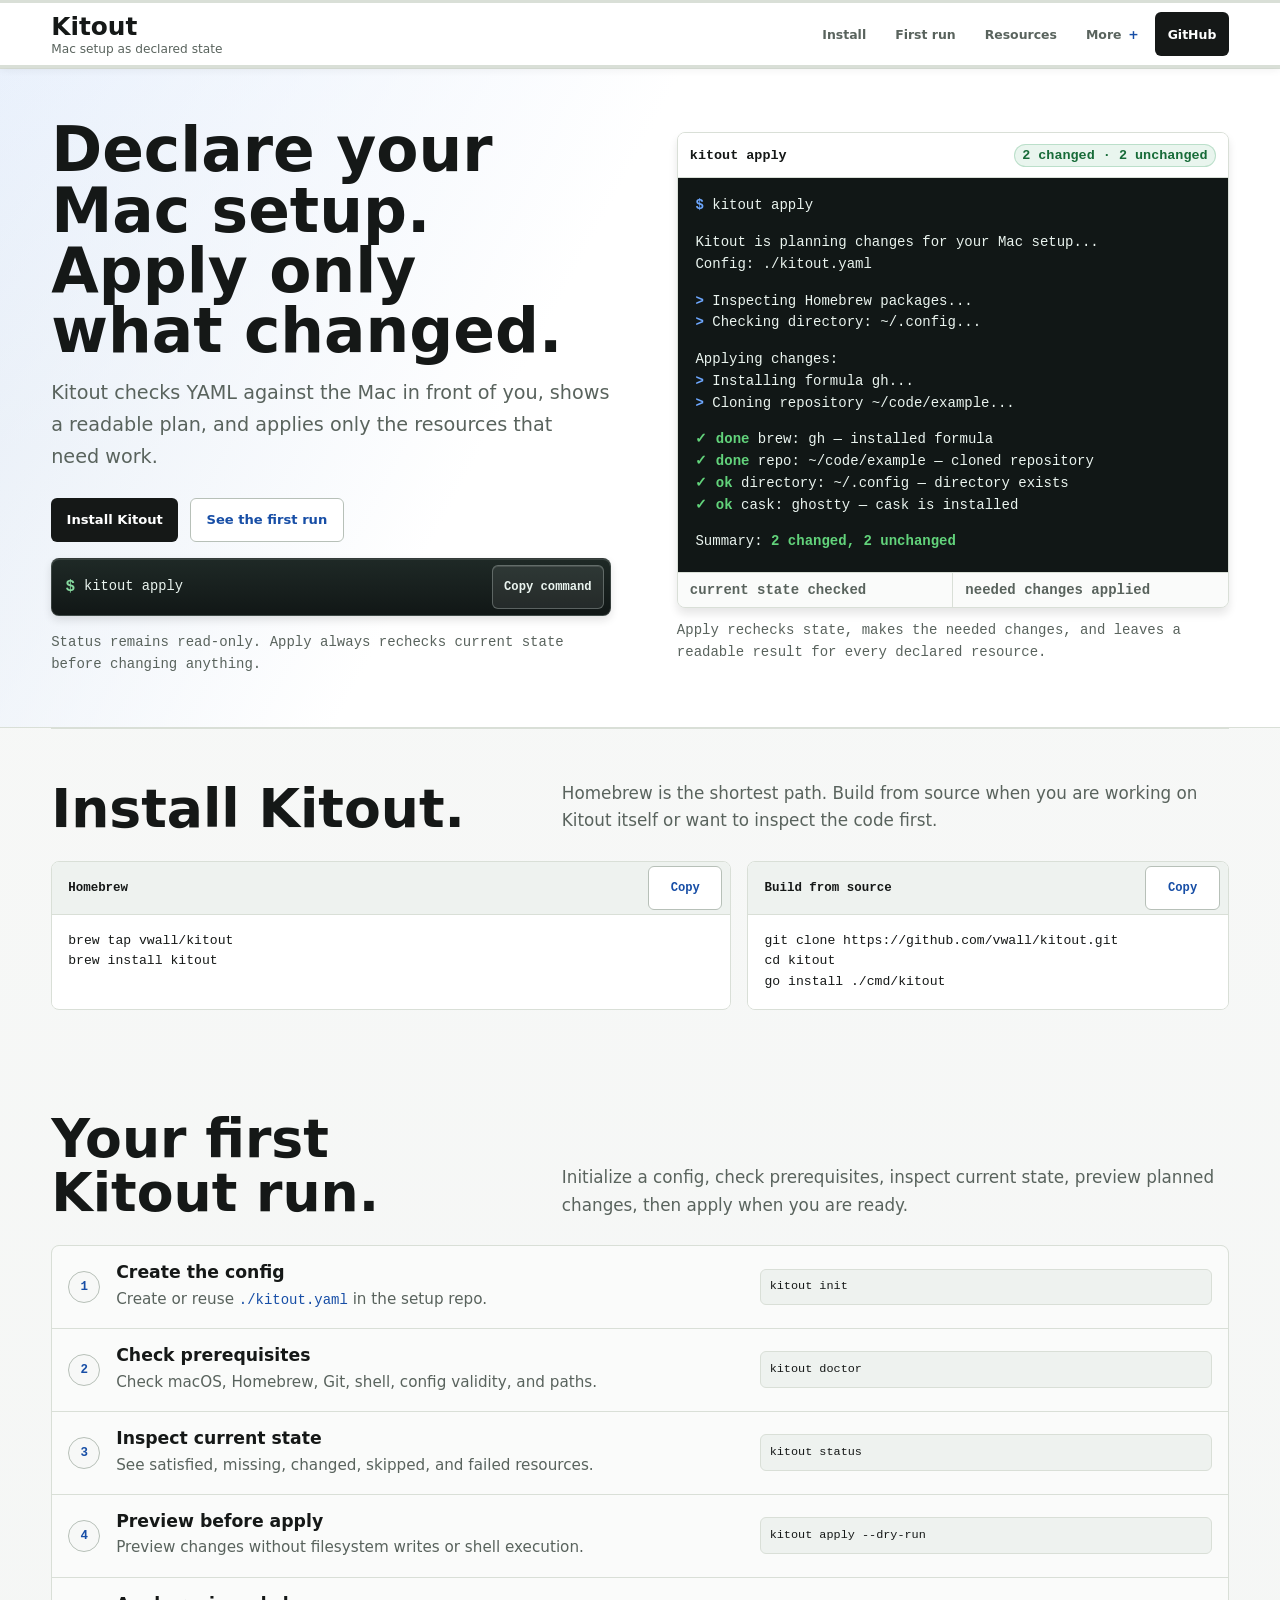
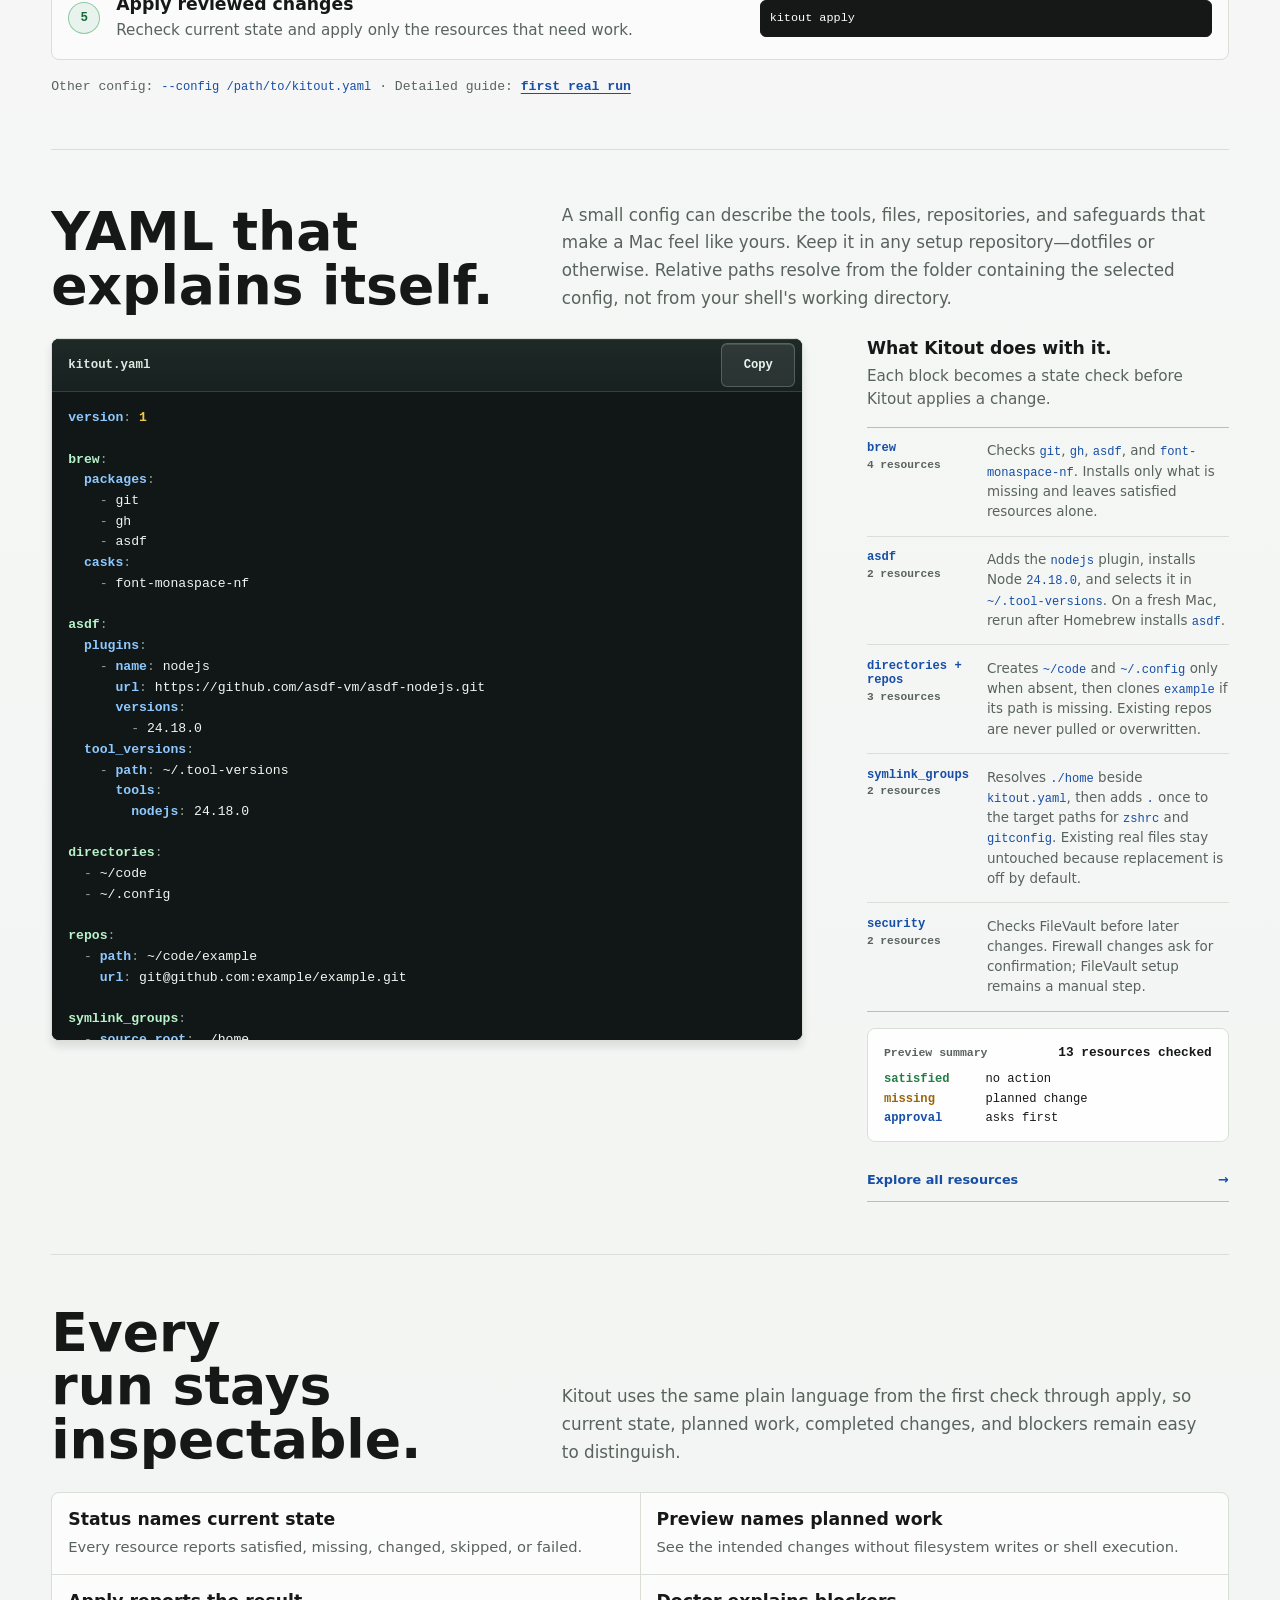
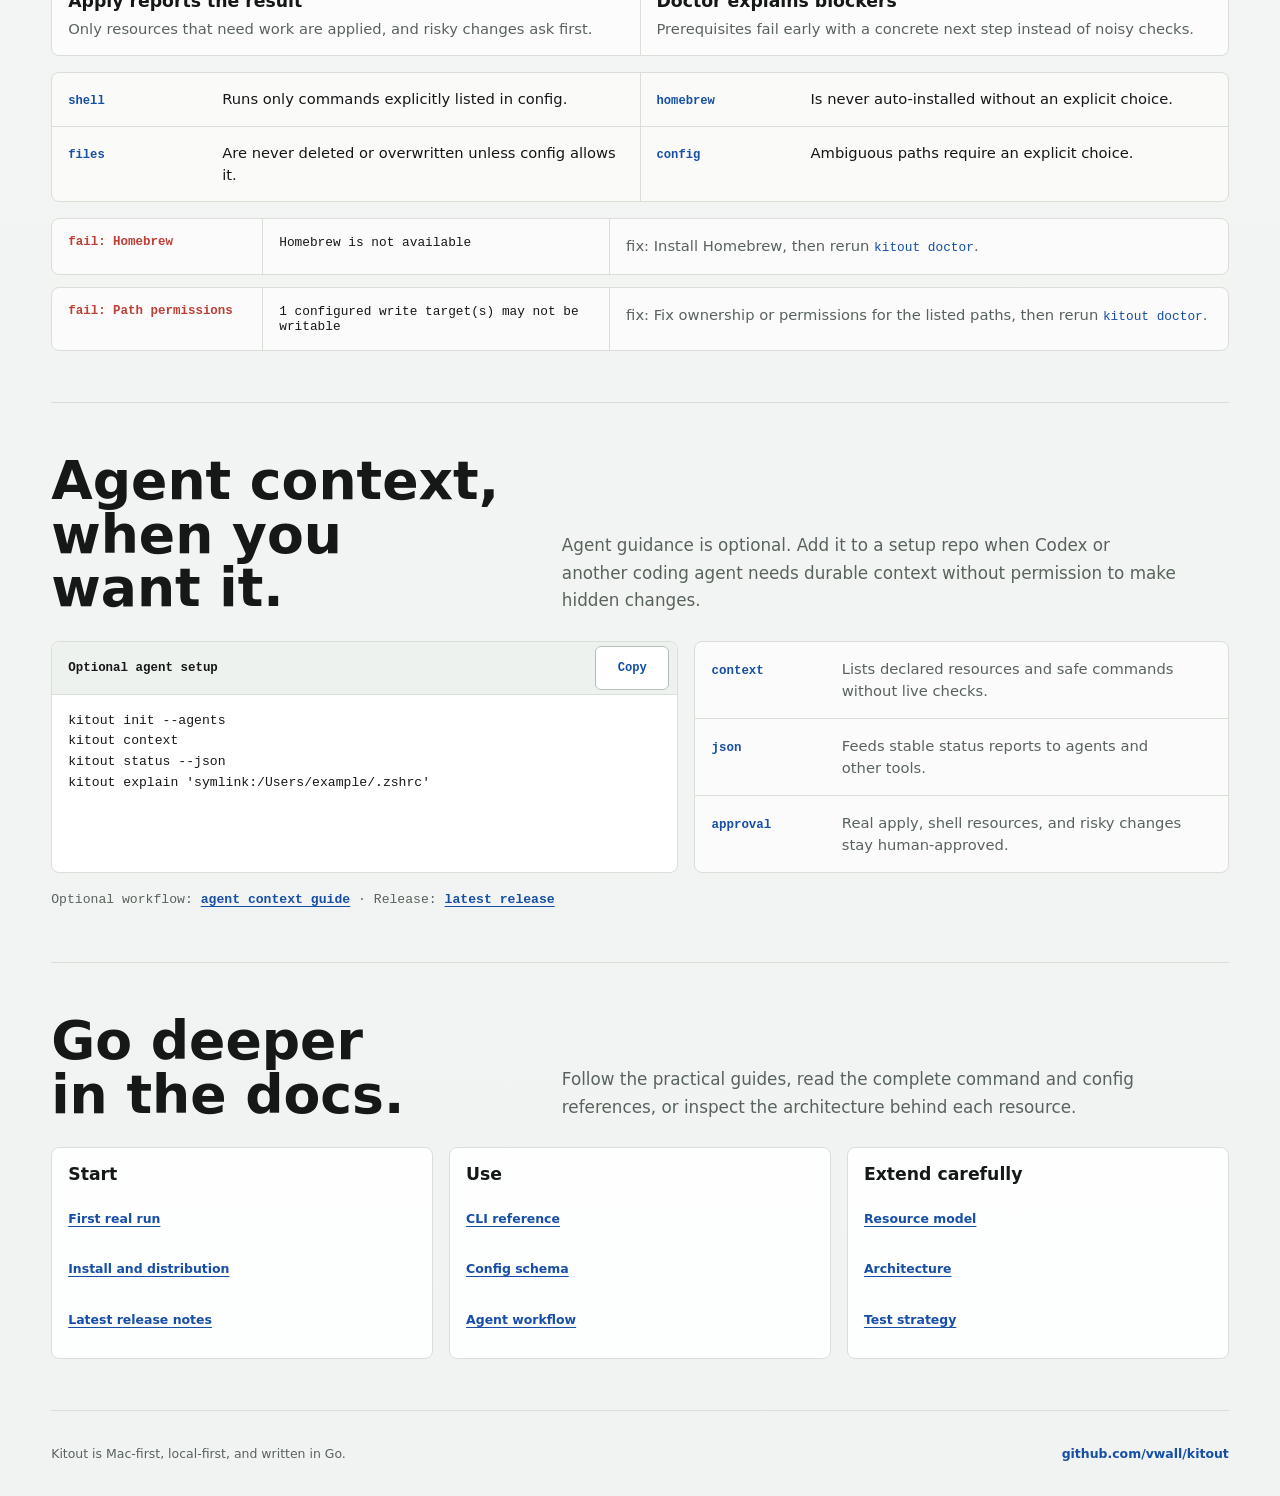
<file: docs/index.html>
<!doctype html>
<html lang="en">
  <head>
    <meta charset="utf-8" />
    <meta
      name="viewport"
      content="width=device-width, initial-scale=1, viewport-fit=cover"
    />
    <title>Kitout | Declarative Mac setup</title>
    <meta
      name="description"
      content="Kitout is a Go CLI for declaring a Mac setup in YAML, checking current state, previewing a plan, and applying only the resources that need work."
    />
    <link rel="canonical" href="https://vwall.github.io/kitout/" />
    <link rel="icon" href="assets/retro-mac-computer.png" />
    <link rel="stylesheet" href="assets/site.css" />
  </head>
  <body>
    <a class="skip-link" href="#main-content">Skip to main content</a>
    <header class="site-header" aria-label="Site header">
      <a class="brand" href="./" aria-label="Kitout home">
        <span class="brand-mark">Kitout</span>
        <span class="brand-line">Mac setup as declared state</span>
      </a>
      <nav class="site-nav" aria-label="Primary navigation">
        <a class="nav-install" href="#install">Install</a>
        <a class="nav-runbook" href="#commands">First run</a>
        <a class="nav-resources" href="#schema">Resources</a>
        <details class="nav-more">
          <summary>More</summary>
          <div class="nav-menu">
            <a href="#output">What happens</a>
            <a href="#agents">Agents</a>
            <a href="#docs">Docs</a>
            <a class="nav-menu-github" href="https://github.com/vwall/kitout"
              >GitHub</a
            >
          </div>
        </details>
        <a class="nav-strong" href="https://github.com/vwall/kitout"
          >GitHub</a
        >
      </nav>
    </header>

    <main id="main-content" tabindex="-1">
      <section class="hero" aria-labelledby="hero-title">
        <div class="hero-inner">
          <div class="hero-copy">
            <h1 id="hero-title">
              Declare your Mac setup. Apply only what changed.
            </h1>
            <p class="hero-text">
              Kitout checks YAML against the Mac in front of you, shows a
              readable plan, and applies only the resources that need work.
            </p>
            <div class="hero-actions" aria-label="Primary links">
              <a class="button primary" href="#install">Install Kitout</a>
              <a class="button secondary" href="#commands">See the first run</a>
            </div>
            <div class="hero-command" aria-label="Apply command">
              <span class="prompt">$</span>
              <code>kitout apply</code>
              <button
                type="button"
                aria-label="Copy apply command"
                data-copy-text="kitout apply"
              >
                Copy command
              </button>
            </div>
            <p class="hero-note">
              Status remains read-only. Apply always rechecks current state
              before changing anything.
            </p>
          </div>
          <figure
            class="kitout-artifact"
            aria-labelledby="artifact-title"
            aria-describedby="artifact-caption"
          >
            <div class="artifact-shell">
              <div class="artifact-titlebar">
                <span id="artifact-title">kitout apply</span>
                <strong>2 changed · 2 unchanged</strong>
              </div>
              <div
                class="artifact-terminal"
                aria-label="Apply output excerpt"
              >
<pre><code><span class="terminal-line"><span class="term-prompt">$</span> kitout apply</span>
<span class="terminal-gap"></span>
<span class="terminal-line">Kitout is planning changes for your Mac setup...</span>
<span class="terminal-line">Config: ./kitout.yaml</span>
<span class="terminal-gap artifact-wide"></span>
<span class="terminal-line artifact-wide"><span class="term-progress">&gt;</span> Inspecting Homebrew packages...</span>
<span class="terminal-line artifact-wide"><span class="term-progress">&gt;</span> Checking directory: ~/.config...</span>
<span class="terminal-gap"></span>
<span class="terminal-line">Applying changes:</span>
<span class="terminal-line artifact-wide"><span class="term-progress">&gt;</span> Installing formula gh...</span>
<span class="terminal-line artifact-wide"><span class="term-progress">&gt;</span> Cloning repository ~/code/example...</span>
<span class="terminal-gap"></span>
<span class="terminal-line"><span class="term-ok">✓ done</span> brew: gh <span class="artifact-wide">— installed formula</span></span>
<span class="terminal-line"><span class="term-ok">✓ done</span> repo: ~/code/example <span class="artifact-wide">— cloned repository</span></span>
<span class="terminal-line"><span class="term-ok">✓ ok</span> directory: ~/.config <span class="artifact-wide">— directory exists</span></span>
<span class="terminal-line artifact-wide"><span class="term-ok">✓ ok</span> cask: ghostty — cask is installed</span>
<span class="terminal-gap"></span>
<span class="terminal-line">Summary: <span class="term-ok">2 changed, 2 unchanged</span></span></code></pre>
              </div>
              <div class="artifact-footer">
                <span>current state checked</span>
                <span>needed changes applied</span>
              </div>
            </div>
            <figcaption id="artifact-caption">
              Apply rechecks state, makes the needed changes, and leaves a
              readable result for every declared resource.
            </figcaption>
          </figure>
        </div>
      </section>

      <section id="install" class="install-section" aria-labelledby="install-title">
        <div class="section-intro">
          <h2 id="install-title">Install Kitout.</h2>
          <p>
            Homebrew is the shortest path. Build from source when you are
            working on Kitout itself or want to inspect the code first.
          </p>
        </div>
        <div class="install-grid">
          <div class="code-panel light-panel">
            <div class="panel-bar">
              <span>Homebrew</span>
              <button
                type="button"
                aria-label="Copy Homebrew install commands"
                data-copy-target="install-homebrew"
              >
                Copy
              </button>
            </div>
            <pre><code id="install-homebrew">brew tap vwall/kitout
brew install kitout</code></pre>
          </div>
          <div class="code-panel light-panel">
            <div class="panel-bar">
              <span>Build from source</span>
              <button
                type="button"
                aria-label="Copy source install command"
                data-copy-target="install-source"
              >
                Copy
              </button>
            </div>
            <pre><code id="install-source">git clone https://github.com/vwall/kitout.git
cd kitout
go install ./cmd/kitout</code></pre>
          </div>
        </div>
      </section>

      <section id="commands" class="command-loop" aria-labelledby="commands-title">
        <div class="section-intro">
          <h2 id="commands-title">Your first Kitout run.</h2>
          <p>
            Initialize a config, check prerequisites, inspect current state,
            preview planned changes, then apply when you are ready.
          </p>
        </div>
        <ol class="runbook-list" aria-label="Recommended first-run sequence">
          <li>
            <span class="step-number">1</span>
            <div>
              <h3>Create the config</h3>
              <p>
                Create or reuse <code>./kitout.yaml</code> in the setup repo.
              </p>
            </div>
            <code>kitout init</code>
          </li>
          <li>
            <span class="step-number">2</span>
            <div>
              <h3>Check prerequisites</h3>
              <p>Check macOS, Homebrew, Git, shell, config validity, and paths.</p>
            </div>
            <code>kitout doctor</code>
          </li>
          <li>
            <span class="step-number">3</span>
            <div>
              <h3>Inspect current state</h3>
              <p>See satisfied, missing, changed, skipped, and failed resources.</p>
            </div>
            <code>kitout status</code>
          </li>
          <li>
            <span class="step-number">4</span>
            <div>
              <h3>Preview before apply</h3>
              <p>Preview changes without filesystem writes or shell execution.</p>
            </div>
            <code>kitout apply --dry-run</code>
          </li>
          <li class="runbook-apply">
            <span class="step-number">5</span>
            <div>
              <h3>Apply reviewed changes</h3>
              <p>Recheck current state and apply only the resources that need work.</p>
            </div>
            <code>kitout apply</code>
          </li>
        </ol>
        <p class="source-note">
          Other config:
          <code>--config /path/to/kitout.yaml</code>
          ·
          Detailed guide:
          <a
            href="https://github.com/vwall/kitout/blob/main/docs/setup/first-real-run.md"
            >first real run</a
          >
        </p>
      </section>

      <section id="schema" class="schema-section" aria-labelledby="schema-title">
        <div class="section-intro">
          <h2 id="schema-title">YAML that explains itself.</h2>
          <p>
            A small config can describe the tools, files, repositories, and
            safeguards that make a Mac feel like yours. Keep it in any setup
            repository—dotfiles or otherwise. Relative paths resolve from the
            folder containing the selected config, not from your shell's
            working directory.
          </p>
        </div>
        <div class="schema-grid">
          <div class="code-panel starter-config-panel">
            <div class="panel-bar">
              <span>kitout.yaml</span>
              <button
                type="button"
                aria-label="Copy starter config"
                data-copy-target="starter-config"
              >
                Copy
              </button>
            </div>
            <pre><code id="starter-config" class="syntax-yaml"><span class="yaml-key">version</span><span class="yaml-punct">:</span> <span class="yaml-number">1</span>

<span class="yaml-section">brew</span><span class="yaml-punct">:</span>
  <span class="yaml-key">packages</span><span class="yaml-punct">:</span>
    <span class="yaml-dash">-</span> <span class="yaml-value">git</span>
    <span class="yaml-dash">-</span> <span class="yaml-value">gh</span>
    <span class="yaml-dash">-</span> <span class="yaml-value">asdf</span>
  <span class="yaml-key">casks</span><span class="yaml-punct">:</span>
    <span class="yaml-dash">-</span> <span class="yaml-value">font-monaspace-nf</span>

<span class="yaml-section">asdf</span><span class="yaml-punct">:</span>
  <span class="yaml-key">plugins</span><span class="yaml-punct">:</span>
    <span class="yaml-dash">-</span> <span class="yaml-key">name</span><span class="yaml-punct">:</span> <span class="yaml-value">nodejs</span>
      <span class="yaml-key">url</span><span class="yaml-punct">:</span> <span class="yaml-value">https://github.com/asdf-vm/asdf-nodejs.git</span>
      <span class="yaml-key">versions</span><span class="yaml-punct">:</span>
        <span class="yaml-dash">-</span> <span class="yaml-value">24.18.0</span>
  <span class="yaml-key">tool_versions</span><span class="yaml-punct">:</span>
    <span class="yaml-dash">-</span> <span class="yaml-key">path</span><span class="yaml-punct">:</span> <span class="yaml-value">~/.tool-versions</span>
      <span class="yaml-key">tools</span><span class="yaml-punct">:</span>
        <span class="yaml-key">nodejs</span><span class="yaml-punct">:</span> <span class="yaml-value">24.18.0</span>

<span class="yaml-section">directories</span><span class="yaml-punct">:</span>
  <span class="yaml-dash">-</span> <span class="yaml-value">~/code</span>
  <span class="yaml-dash">-</span> <span class="yaml-value">~/.config</span>

<span class="yaml-section">repos</span><span class="yaml-punct">:</span>
  <span class="yaml-dash">-</span> <span class="yaml-key">path</span><span class="yaml-punct">:</span> <span class="yaml-value">~/code/example</span>
    <span class="yaml-key">url</span><span class="yaml-punct">:</span> <span class="yaml-value">git@github.com:example/example.git</span>

<span class="yaml-section">symlink_groups</span><span class="yaml-punct">:</span>
  <span class="yaml-dash">-</span> <span class="yaml-key">source_root</span><span class="yaml-punct">:</span> <span class="yaml-value">./home</span>
    <span class="yaml-key">target_root</span><span class="yaml-punct">:</span> <span class="yaml-string">"~"</span>
    <span class="yaml-key">target_prefix</span><span class="yaml-punct">:</span> <span class="yaml-string">"."</span>
    <span class="yaml-key">paths</span><span class="yaml-punct">:</span>
      <span class="yaml-dash">-</span> <span class="yaml-value">zshrc</span>
      <span class="yaml-dash">-</span> <span class="yaml-value">gitconfig</span>

<span class="yaml-section">security</span><span class="yaml-punct">:</span>
  <span class="yaml-key">filevault</span><span class="yaml-punct">:</span>
    <span class="yaml-key">required</span><span class="yaml-punct">:</span> <span class="yaml-bool">true</span>
  <span class="yaml-key">firewall</span><span class="yaml-punct">:</span>
    <span class="yaml-key">enabled</span><span class="yaml-punct">:</span> <span class="yaml-bool">true</span></code></pre>
          </div>
          <aside class="config-consequences" aria-labelledby="consequences-title">
            <div class="consequence-heading">
              <h3 id="consequences-title">What Kitout does with it.</h3>
              <p>
                Each block becomes a state check before Kitout applies a
                change.
              </p>
            </div>
            <ol class="consequence-list">
              <li>
                <div class="consequence-key">
                  <code>brew</code>
                  <span>4 resources</span>
                </div>
                <p>
                  Checks <code>git</code>, <code>gh</code>, <code>asdf</code>,
                  and <code>font-monaspace-nf</code>. Installs only what is
                  missing and leaves satisfied resources alone.
                </p>
              </li>
              <li>
                <div class="consequence-key">
                  <code>asdf</code>
                  <span>2 resources</span>
                </div>
                <p>
                  Adds the <code>nodejs</code> plugin, installs Node
                  <code>24.18.0</code>, and selects it in
                  <code>~/.tool-versions</code>. On a fresh Mac, rerun after
                  Homebrew installs <code>asdf</code>.
                </p>
              </li>
              <li>
                <div class="consequence-key">
                  <code>directories + repos</code>
                  <span>3 resources</span>
                </div>
                <p>
                  Creates <code>~/code</code> and <code>~/.config</code> only
                  when absent, then clones <code>example</code> if its path is
                  missing. Existing repos are never pulled or overwritten.
                </p>
              </li>
              <li>
                <div class="consequence-key">
                  <code>symlink_groups</code>
                  <span>2 resources</span>
                </div>
                <p>
                  Resolves <code>./home</code> beside <code>kitout.yaml</code>,
                  then adds <code>.</code> once to the target paths for
                  <code>zshrc</code> and <code>gitconfig</code>. Existing real
                  files stay untouched because replacement is off by default.
                </p>
              </li>
              <li>
                <div class="consequence-key">
                  <code>security</code>
                  <span>2 resources</span>
                </div>
                <p>
                  Checks FileVault before later changes. Firewall changes ask
                  for confirmation; FileVault setup remains a manual step.
                </p>
              </li>
            </ol>
            <div class="consequence-summary" aria-label="Preview summary">
              <div class="consequence-summary-heading">
                <span>Preview summary</span>
                <strong>13 resources checked</strong>
              </div>
              <ul>
                <li>
                  <span class="consequence-state is-satisfied">satisfied</span>
                  <span>no action</span>
                </li>
                <li>
                  <span class="consequence-state is-missing">missing</span>
                  <span>planned change</span>
                </li>
                <li>
                  <span class="consequence-state is-approval">approval</span>
                  <span>asks first</span>
                </li>
              </ul>
            </div>
            <a
              class="resource-explore"
              href="https://github.com/vwall/kitout/blob/main/docs/config/config-spec.md"
            >
              Explore all resources
              <span aria-hidden="true">→</span>
            </a>
          </aside>
        </div>
      </section>

      <section id="output" class="output-section" aria-labelledby="output-title">
        <div class="section-intro">
          <h2 id="output-title">Every run stays inspectable.</h2>
          <p>
            Kitout uses the same plain language from the first check through
            apply, so current state, planned work, completed changes, and
            blockers remain easy to distinguish.
          </p>
        </div>
        <div class="output-notes" aria-label="Command output guide">
          <article>
            <h3>Status names current state</h3>
            <p>Every resource reports satisfied, missing, changed, skipped, or failed.</p>
          </article>
          <article>
            <h3>Preview names planned work</h3>
            <p>See the intended changes without filesystem writes or shell execution.</p>
          </article>
          <article>
            <h3>Apply reports the result</h3>
            <p>Only resources that need work are applied, and risky changes ask first.</p>
          </article>
          <article>
            <h3>Doctor explains blockers</h3>
            <p>Prerequisites fail early with a concrete next step instead of noisy checks.</p>
          </article>
        </div>
        <ul class="safety-list" aria-label="Default safety rules">
          <li>
            <strong>shell</strong>
            <span>Runs only commands explicitly listed in config.</span>
          </li>
          <li>
            <strong>homebrew</strong>
            <span>Is never auto-installed without an explicit choice.</span>
          </li>
          <li>
            <strong>files</strong>
            <span>Are never deleted or overwritten unless config allows it.</span>
          </li>
          <li>
            <strong>config</strong>
            <span>Ambiguous paths require an explicit choice.</span>
          </li>
        </ul>
        <div class="recovery-strip" aria-label="Doctor recovery examples">
          <div class="recovery-row">
            <span>fail: Homebrew</span>
            <code>Homebrew is not available</code>
            <p>
              fix: Install Homebrew, then rerun
              <code>kitout doctor</code>.
            </p>
          </div>
          <div class="recovery-row">
            <span>fail: Path permissions</span>
            <code>1 configured write target(s) may not be writable</code>
            <p>
              fix: Fix ownership or permissions for the listed paths, then rerun
              <code>kitout doctor</code>.
            </p>
          </div>
        </div>
      </section>

      <section id="agents" class="agent-section" aria-labelledby="agents-title">
        <div class="section-intro">
          <h2 id="agents-title">Agent context, when you want it.</h2>
          <p>
            Agent guidance is optional. Add it to a setup repo when Codex or
            another coding agent needs durable context without permission to
            make hidden changes.
          </p>
        </div>
        <div class="agent-grid">
          <div class="agent-panels">
            <div class="code-panel light-panel">
              <div class="panel-bar">
                <span>Optional agent setup</span>
                <button
                  type="button"
                  aria-label="Copy agent setup commands"
                  data-copy-target="agent-setup"
                >
                  Copy
                </button>
              </div>
              <pre><code id="agent-setup">kitout init --agents
kitout context
kitout status --json
kitout explain 'symlink:/Users/example/.zshrc'</code></pre>
            </div>
          </div>
          <div class="agent-rules" aria-label="Agent workflow rules">
            <article>
              <span>context</span>
              <p>Lists declared resources and safe commands without live checks.</p>
            </article>
            <article>
              <span>json</span>
              <p>Feeds stable status reports to agents and other tools.</p>
            </article>
            <article>
              <span>approval</span>
              <p>Real apply, shell resources, and risky changes stay human-approved.</p>
            </article>
          </div>
        </div>
        <p class="source-note">
          Optional workflow:
          <a
            href="https://github.com/vwall/kitout/blob/main/docs/agents/agent-context.md"
            >agent context guide</a
          >
          · Release:
          <a href="https://github.com/vwall/kitout/releases/latest">latest release</a>
        </p>
      </section>

      <section id="docs" class="docs-section" aria-labelledby="docs-title">
        <div class="section-intro">
          <h2 id="docs-title">Go deeper in the docs.</h2>
          <p>
            Follow the practical guides, read the complete command and config
            references, or inspect the architecture behind each resource.
          </p>
        </div>
        <div class="docs-grid" aria-label="Documentation map">
          <article>
            <h3>Start</h3>
            <a
              href="https://github.com/vwall/kitout/blob/main/docs/setup/first-real-run.md"
              >First real run</a
            >
            <a
              href="https://github.com/vwall/kitout/blob/main/docs/install/installation-and-distribution.md"
              >Install and distribution</a
            >
            <a href="https://github.com/vwall/kitout/releases/latest"
              >Latest release notes</a
            >
          </article>
          <article>
            <h3>Use</h3>
            <a
              href="https://github.com/vwall/kitout/blob/main/docs/cli/cli-spec.md"
              >CLI reference</a
            >
            <a
              href="https://github.com/vwall/kitout/blob/main/docs/config/config-spec.md"
              >Config schema</a
            >
            <a
              href="https://github.com/vwall/kitout/blob/main/docs/agents/agent-context.md"
              >Agent workflow</a
            >
          </article>
          <article>
            <h3>Extend carefully</h3>
            <a
              href="https://github.com/vwall/kitout/blob/main/docs/runtime/resource-model.md"
              >Resource model</a
            >
            <a
              href="https://github.com/vwall/kitout/blob/main/docs/architecture/architecture-overview.md"
              >Architecture</a
            >
            <a
              href="https://github.com/vwall/kitout/blob/main/docs/testing/test-strategy.md"
              >Test strategy</a
            >
          </article>
        </div>
      </section>
    </main>

    <footer class="site-footer">
      <span>Kitout is Mac-first, local-first, and written in Go.</span>
      <a href="https://github.com/vwall/kitout">github.com/vwall/kitout</a>
    </footer>

    <div
      class="visually-hidden"
      role="status"
      aria-live="polite"
      aria-atomic="true"
      data-copy-status
    ></div>

    <script>
      const copyButtons = document.querySelectorAll(
        "[data-copy-text], [data-copy-target]",
      );
      const copyStatus = document.querySelector("[data-copy-status]");

      const announceCopyStatus = (message) => {
        if (!copyStatus) return;

        copyStatus.textContent = "";
        window.requestAnimationFrame(() => {
          copyStatus.textContent = message;
        });
      };

      const writeClipboard = async (text) => {
        if (navigator.clipboard && window.isSecureContext) {
          try {
            await Promise.race([
              navigator.clipboard.writeText(text),
              new Promise((_, reject) => {
                window.setTimeout(
                  () => reject(new Error("Clipboard request timed out")),
                  800,
                );
              }),
            ]);
            return;
          } catch {
            /* Use the selectable textarea fallback below. */
          }
        }

        const field = document.createElement("textarea");
        field.value = text;
        field.setAttribute("readonly", "");
        field.style.position = "fixed";
        field.style.inset = "0 auto auto 0";
        field.style.opacity = "0";
        document.body.append(field);
        field.select();
        const copied = document.execCommand("copy");
        field.remove();

        if (!copied) {
          throw new Error("Clipboard copy is unavailable");
        }
      };

      copyButtons.forEach((button) => {
        const initialLabel = button.textContent.trim();
        const initialAriaLabel = button.getAttribute("aria-label");
        const statusSubject = (initialAriaLabel || initialLabel)
          .replace(/^Copy\s+/i, "")
          .replace(/^./, (character) => character.toUpperCase());

        button.addEventListener("click", async () => {
          const targetId = button.dataset.copyTarget;
          const target = targetId ? document.getElementById(targetId) : null;
          const text = button.dataset.copyText || target?.textContent || "";

          try {
            await writeClipboard(text.trim());
            button.dataset.copyState = "copied";
            button.textContent = "Copied";
            if (initialAriaLabel) {
              button.setAttribute(
                "aria-label",
                initialAriaLabel.replace(/^Copy\b/, "Copied"),
              );
            }
            announceCopyStatus(`${statusSubject} copied.`);

            window.setTimeout(() => {
              delete button.dataset.copyState;
              button.textContent = initialLabel;
              if (initialAriaLabel) {
                button.setAttribute("aria-label", initialAriaLabel);
              }
            }, 1600);
          } catch {
            button.dataset.copyState = "fallback";
            button.textContent = "Copy unavailable";
            if (initialAriaLabel) {
              button.setAttribute(
                "aria-label",
                initialAriaLabel.replace(/^Copy\b/, "Copy unavailable for"),
              );
            }
            announceCopyStatus(
              `Could not copy ${statusSubject.toLowerCase()}. Select the text and copy it manually.`,
            );

            window.setTimeout(() => {
              delete button.dataset.copyState;
              button.textContent = initialLabel;
              if (initialAriaLabel) {
                button.setAttribute("aria-label", initialAriaLabel);
              }
            }, 2400);
          }
        });
      });

      const navMore = document.querySelector(".nav-more");

      navMore?.addEventListener("click", (event) => {
        if (event.target.closest(".nav-menu a")) {
          navMore.removeAttribute("open");
        }
      });

      document.addEventListener("click", (event) => {
        if (navMore?.open && !navMore.contains(event.target)) {
          navMore.removeAttribute("open");
        }
      });

      document.addEventListener("keydown", (event) => {
        if (event.key === "Escape" && navMore?.open) {
          navMore.removeAttribute("open");
          navMore.querySelector("summary")?.focus();
        }
      });
    </script>
  </body>
</html>
</file>
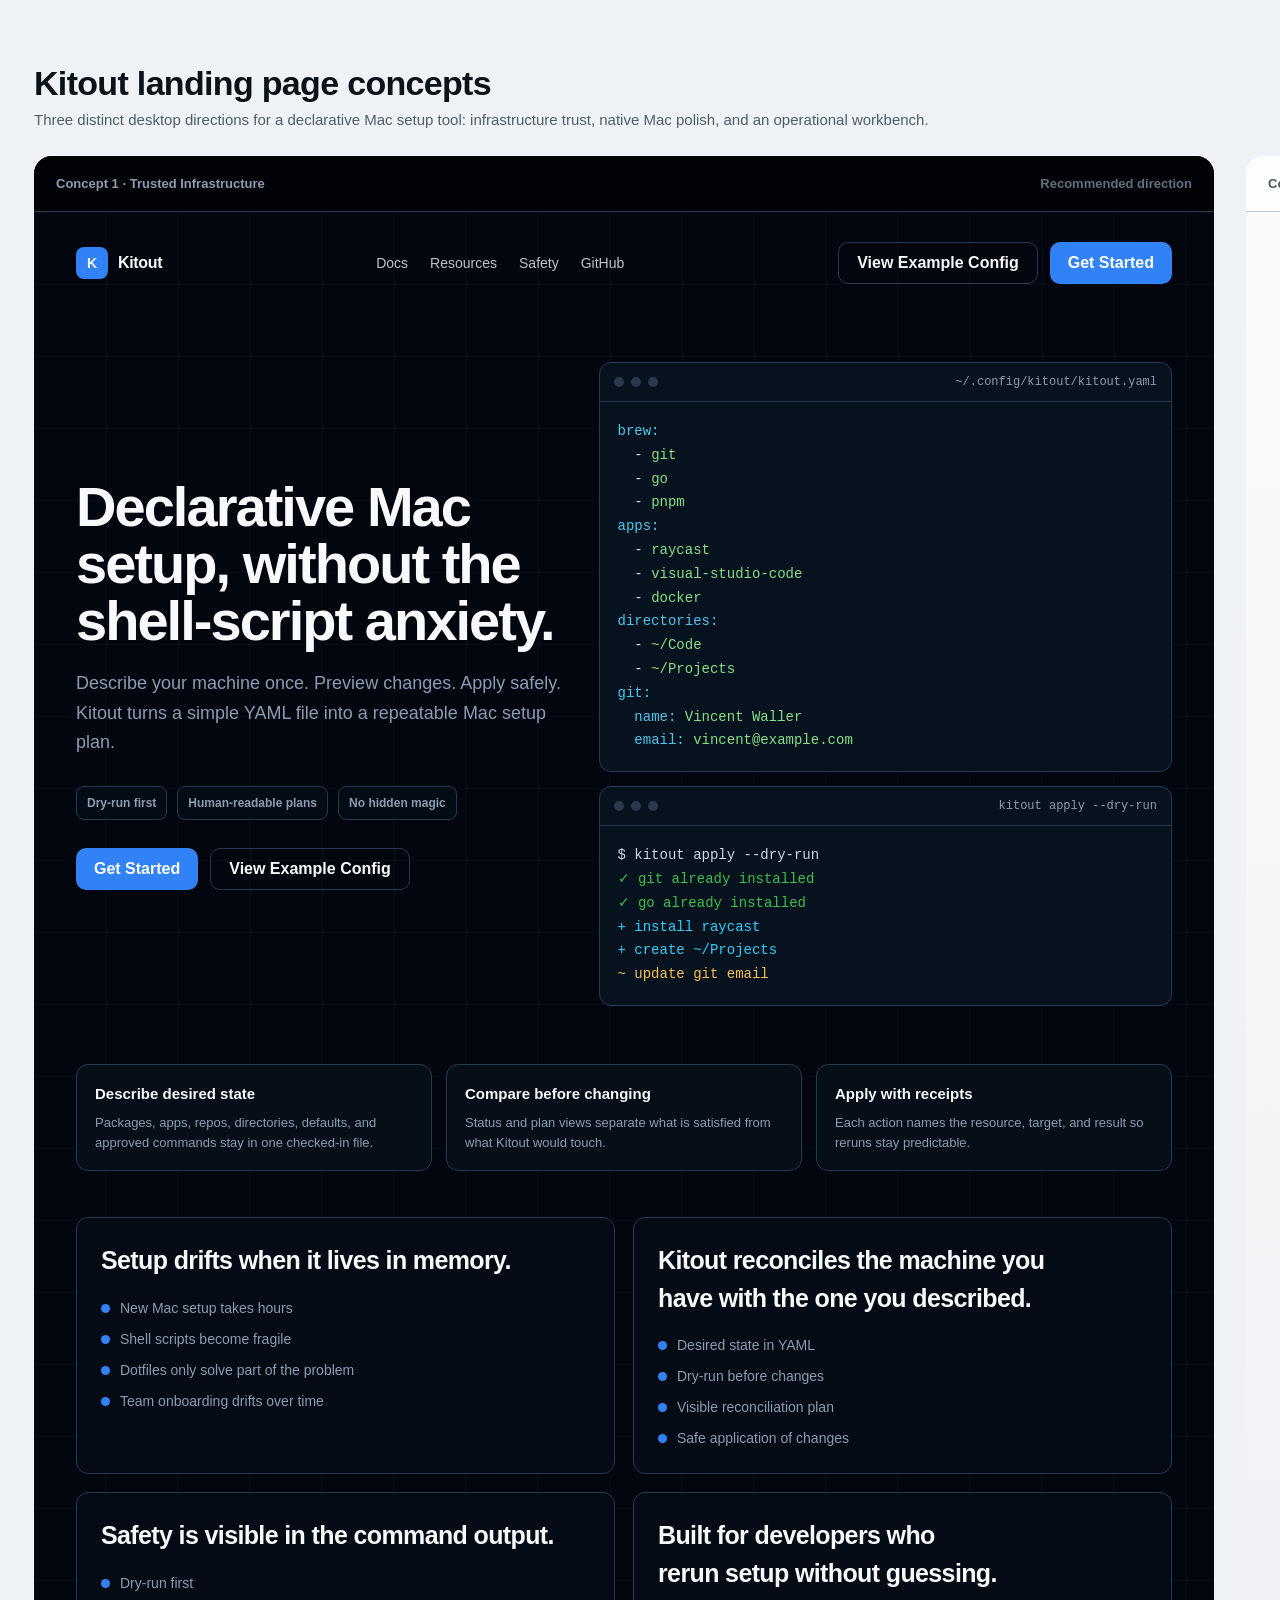
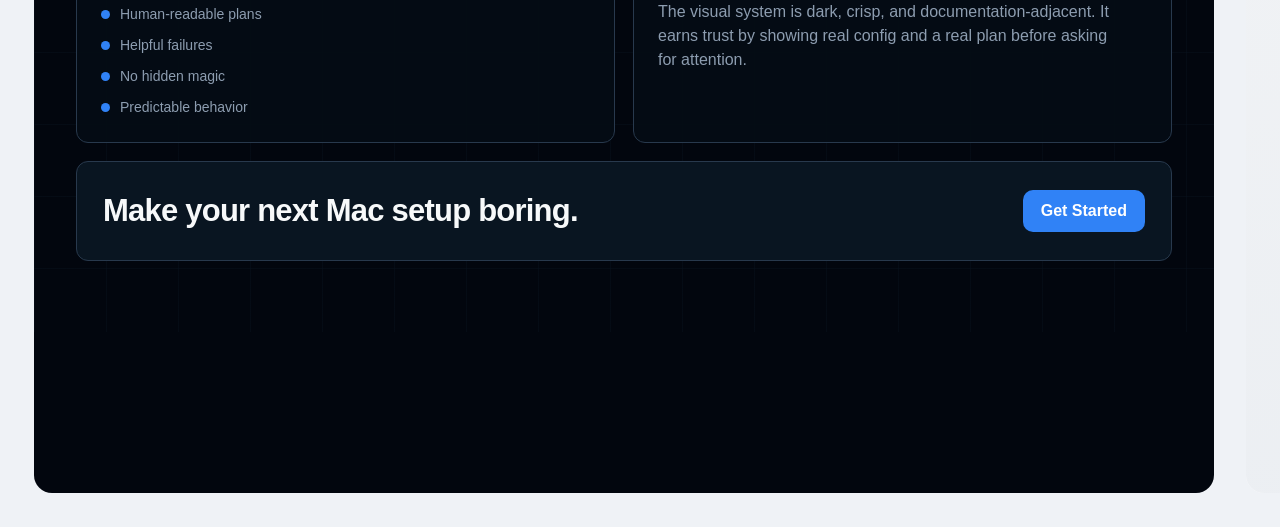
<file: design/kitout-landing-concepts.html>
<!doctype html>
<html lang="en">
  <head>
    <meta charset="utf-8">
    <meta name="viewport" content="width=device-width, initial-scale=1">
    <title>Kitout Landing Page Concepts</title>
    <style>
      :root {
        color-scheme: light dark;
        --board-bg: oklch(0.96 0.006 255);
        --board-ink: oklch(0.18 0.018 250);
        --board-muted: oklch(0.47 0.025 250);
        --board-line: oklch(0.82 0.018 250);
        --font-sans: ui-sans-serif, -apple-system, BlinkMacSystemFont, "Segoe UI", sans-serif;
        --font-serif: ui-serif, "New York", "Iowan Old Style", Georgia, serif;
        --font-mono: "SFMono-Regular", "SF Mono", Consolas, "Liberation Mono", monospace;
      }

      * {
        box-sizing: border-box;
      }

      html {
        background: var(--board-bg);
      }

      body {
        margin: 0;
        color: var(--board-ink);
        font-family: var(--font-sans);
        line-height: 1.5;
      }

      button,
      a {
        font: inherit;
      }

      .comparison-board {
        min-width: 3680px;
        padding: 34px;
      }

      .board-header {
        display: flex;
        align-items: end;
        justify-content: space-between;
        gap: 28px;
        margin: 0 0 24px;
      }

      .board-title {
        max-width: 900px;
      }

      .board-title p,
      .board-note p {
        margin: 0;
      }

      .board-title h1 {
        margin: 0 0 7px;
        font-size: 34px;
        line-height: 1.1;
        letter-spacing: -0.02em;
        text-wrap: balance;
      }

      .board-title p,
      .board-note {
        color: var(--board-muted);
        font-size: 15px;
      }

      .board-note {
        max-width: 620px;
        padding: 14px 16px;
        border: 1px solid var(--board-line);
        border-radius: 12px;
        background: oklch(1 0 0);
      }

      .concept-grid {
        display: grid;
        grid-template-columns: repeat(3, 1fr);
        gap: 24px;
      }

      .concept {
        width: 1180px;
        min-height: 1720px;
        overflow: hidden;
        border-radius: 18px;
        background: oklch(1 0 0);
      }

      .concept-frame {
        min-height: 1720px;
      }

      .concept-label {
        display: flex;
        align-items: center;
        justify-content: space-between;
        gap: 16px;
        padding: 18px 22px;
        border-bottom: 1px solid;
        font-size: 13px;
        font-weight: 700;
      }

      .concept-label span {
        color: inherit;
        opacity: 0.7;
        font-weight: 600;
      }

      .nav {
        display: flex;
        align-items: center;
        justify-content: space-between;
        gap: 20px;
      }

      .brand {
        display: flex;
        align-items: center;
        gap: 10px;
        font-weight: 800;
        letter-spacing: -0.02em;
      }

      .mark {
        display: grid;
        width: 32px;
        height: 32px;
        place-items: center;
        border-radius: 8px;
        font-size: 14px;
        font-weight: 900;
      }

      .nav-links {
        display: flex;
        align-items: center;
        gap: 22px;
        color: inherit;
        font-size: 14px;
        opacity: 0.78;
      }

      .nav-links a {
        color: inherit;
        text-decoration: none;
      }

      .actions,
      .cta-row {
        display: flex;
        align-items: center;
        gap: 12px;
      }

      .btn {
        display: inline-flex;
        min-height: 42px;
        align-items: center;
        justify-content: center;
        padding: 0 18px;
        border: 0;
        border-radius: 10px;
        text-decoration: none;
        font-weight: 750;
        cursor: default;
      }

      .btn.secondary {
        background: transparent;
      }

      .mono {
        font-family: var(--font-mono);
      }

      pre {
        margin: 0;
        white-space: pre-wrap;
      }

      .section-title {
        margin: 0;
        letter-spacing: -0.025em;
        text-wrap: balance;
      }

      .section-copy {
        margin: 8px 0 0;
        text-wrap: pretty;
      }

      .mini-list {
        display: grid;
        gap: 10px;
        padding: 0;
        margin: 0;
        list-style: none;
      }

      .mini-list li {
        display: flex;
        align-items: center;
        gap: 10px;
      }

      .dot {
        flex: 0 0 auto;
        width: 9px;
        height: 9px;
        border-radius: 99px;
      }

      .c1 {
        --bg: oklch(0.12 0.022 252);
        --surface: oklch(0.18 0.032 252);
        --surface-alt: oklch(0.24 0.04 252);
        --line: oklch(0.34 0.042 252);
        --text: oklch(0.98 0.003 255);
        --muted: oklch(0.69 0.034 252);
        --accent: oklch(0.62 0.19 258);
        --success: oklch(0.72 0.2 145);
        background: var(--bg);
        color: var(--text);
      }

      .c1 .concept-label {
        border-color: var(--line);
        background: oklch(0.09 0.018 252);
        color: var(--muted);
      }

      .c1 .concept-frame {
        padding: 30px 42px 42px;
        background:
          linear-gradient(90deg, oklch(0.2 0.03 252 / 0.34) 1px, transparent 1px),
          linear-gradient(180deg, oklch(0.2 0.03 252 / 0.34) 1px, transparent 1px),
          var(--bg);
        background-size: 72px 72px;
      }

      .c1 .mark {
        background: var(--accent);
        color: oklch(0.99 0 0);
      }

      .c1 .nav {
        color: var(--text);
      }

      .c1 .btn.primary {
        background: var(--accent);
        color: oklch(1 0 0);
      }

      .c1 .btn.secondary {
        border: 1px solid var(--line);
        color: var(--text);
      }

      .c1 .hero {
        display: grid;
        grid-template-columns: 0.92fr 1.08fr;
        gap: 34px;
        align-items: center;
        padding: 78px 0 58px;
      }

      .c1 h2 {
        max-width: 560px;
        margin: 0;
        font-size: 56px;
        line-height: 1.02;
        letter-spacing: -0.035em;
        text-wrap: balance;
      }

      .c1 .hero p {
        max-width: 565px;
        margin: 20px 0 0;
        color: var(--muted);
        font-size: 18px;
        line-height: 1.65;
      }

      .trust-row {
        display: flex;
        flex-wrap: wrap;
        gap: 10px;
        margin: 28px 0;
      }

      .trust-chip {
        padding: 7px 10px;
        border: 1px solid var(--line);
        border-radius: 8px;
        background: oklch(0.16 0.026 252 / 0.76);
        color: var(--muted);
        font-size: 12px;
        font-weight: 700;
      }

      .terminal-stack {
        display: grid;
        gap: 14px;
      }

      .terminal-window,
      .code-window {
        overflow: hidden;
        border: 1px solid var(--line);
        border-radius: 12px;
        background: var(--surface);
      }

      .window-top {
        display: flex;
        align-items: center;
        justify-content: space-between;
        padding: 12px 14px;
        border-bottom: 1px solid var(--line);
        color: var(--muted);
        font: 12px var(--font-mono);
      }

      .lights {
        display: flex;
        gap: 7px;
      }

      .light {
        width: 10px;
        height: 10px;
        border-radius: 99px;
        background: var(--line);
      }

      .terminal-body {
        padding: 18px;
        font: 14px/1.7 var(--font-mono);
        color: oklch(0.88 0.018 252);
      }

      .is-ok {
        color: var(--success);
      }

      .is-add {
        color: oklch(0.8 0.14 222);
      }

      .is-change {
        color: oklch(0.84 0.14 83);
      }

      .yaml {
        color: oklch(0.9 0.018 252);
      }

      .yaml .key {
        color: oklch(0.78 0.12 222);
      }

      .yaml .value {
        color: oklch(0.83 0.15 145);
      }

      .c1 .proof-band {
        display: grid;
        grid-template-columns: 1fr 1fr 1fr;
        gap: 14px;
        margin: 0 0 46px;
      }

      .c1 .proof-card {
        border: 1px solid var(--line);
        border-radius: 12px;
        background: oklch(0.16 0.025 252);
        padding: 18px;
      }

      .c1 .proof-card strong {
        display: block;
        font-size: 15px;
      }

      .c1 .proof-card span {
        display: block;
        margin-top: 8px;
        color: var(--muted);
        font-size: 13px;
        line-height: 1.5;
      }

      .c1 .lower {
        display: grid;
        grid-template-columns: 1fr 1fr;
        gap: 18px;
      }

      .c1 .section-panel {
        border: 1px solid var(--line);
        border-radius: 12px;
        background: oklch(0.15 0.024 252 / 0.94);
        padding: 24px;
      }

      .c1 .section-title {
        font-size: 25px;
      }

      .c1 .mini-list {
        margin-top: 18px;
        color: var(--muted);
        font-size: 14px;
      }

      .c1 .dot {
        background: var(--accent);
      }

      .c1 .final {
        display: flex;
        align-items: center;
        justify-content: space-between;
        gap: 24px;
        margin-top: 18px;
        padding: 26px;
        border: 1px solid var(--line);
        border-radius: 12px;
        background: oklch(0.19 0.03 252);
      }

      .c1 .final h3 {
        margin: 0;
        font-size: 31px;
        letter-spacing: -0.025em;
      }

      .c2 {
        --bg: oklch(0.995 0 0);
        --surface: oklch(0.97 0.004 250);
        --ink: oklch(0.17 0.02 255);
        --muted: oklch(0.45 0.025 255);
        --line: oklch(0.84 0.014 255);
        --primary: oklch(0.58 0.18 354);
        --blue: oklch(0.58 0.16 254);
        --green: oklch(0.64 0.17 150);
        background: var(--bg);
        color: var(--ink);
      }

      .c2 .concept-label {
        border-color: var(--line);
        background: var(--bg);
        color: var(--muted);
      }

      .c2 .concept-frame {
        padding: 30px 46px 46px;
        background:
          radial-gradient(circle at 58% 13%, oklch(0.93 0.04 354 / 0.72), transparent 30%),
          linear-gradient(180deg, oklch(0.985 0 0), oklch(0.95 0.006 255));
      }

      .c2 .mark {
        background: oklch(0.18 0.02 255);
        color: oklch(1 0 0);
      }

      .c2 .nav {
        color: var(--ink);
      }

      .c2 .btn.primary {
        border-radius: 999px;
        background: var(--ink);
        color: oklch(1 0 0);
      }

      .c2 .btn.secondary {
        border: 1px solid var(--line);
        border-radius: 999px;
        color: var(--ink);
        background: oklch(1 0 0 / 0.7);
      }

      .c2 .hero {
        padding: 106px 0 52px;
        text-align: center;
      }

      .recommend {
        display: inline-flex;
        align-items: center;
        gap: 9px;
        margin-bottom: 22px;
        padding: 8px 12px;
        border: 1px solid oklch(0.76 0.05 354);
        border-radius: 999px;
        background: oklch(1 0 0 / 0.78);
        color: oklch(0.38 0.1 354);
        font-size: 13px;
        font-weight: 760;
      }

      .c2 h2 {
        max-width: 760px;
        margin: 0 auto;
        font-family: var(--font-serif);
        font-size: 62px;
        font-weight: 700;
        line-height: 1.04;
        letter-spacing: -0.025em;
        text-wrap: balance;
      }

      .c2 .hero p {
        max-width: 675px;
        margin: 22px auto 0;
        color: var(--muted);
        font-size: 19px;
        line-height: 1.75;
      }

      .c2 .cta-row {
        justify-content: center;
        margin-top: 30px;
      }

      .native-stage {
        position: relative;
        margin: 24px auto 76px;
        width: 920px;
        height: 440px;
      }

      .native-shadow {
        position: absolute;
        inset: auto 88px 0;
        height: 80px;
        border-radius: 50%;
        background: oklch(0.22 0.025 255 / 0.14);
        filter: blur(18px);
      }

      .mac-window {
        position: absolute;
        overflow: hidden;
        border-radius: 16px;
        background: oklch(1 0 0 / 0.86);
        box-shadow: 0 8px 8px oklch(0.2 0.02 255 / 0.12);
        backdrop-filter: blur(18px);
      }

      .mac-window.main {
        inset: 0 90px 42px 0;
      }

      .mac-window.side {
        right: 0;
        bottom: 0;
        width: 365px;
        height: 258px;
      }

      .mac-top {
        display: flex;
        align-items: center;
        gap: 8px;
        height: 38px;
        padding: 0 14px;
        border-bottom: 1px solid var(--line);
        background: oklch(0.965 0.004 255 / 0.86);
      }

      .mac-dot {
        width: 11px;
        height: 11px;
        border-radius: 99px;
      }

      .mac-dot:nth-child(1) {
        background: oklch(0.68 0.18 25);
      }

      .mac-dot:nth-child(2) {
        background: oklch(0.78 0.17 82);
      }

      .mac-dot:nth-child(3) {
        background: oklch(0.74 0.18 145);
      }

      .mac-body {
        display: grid;
        grid-template-columns: 310px 1fr;
        gap: 0;
        height: calc(100% - 38px);
      }

      .mac-config {
        padding: 20px;
        border-right: 1px solid var(--line);
        background: oklch(0.985 0.002 255 / 0.72);
        color: oklch(0.3 0.035 255);
        font: 13px/1.55 var(--font-mono);
      }

      .mac-plan {
        padding: 22px;
      }

      .plan-title {
        display: flex;
        align-items: center;
        justify-content: space-between;
        margin-bottom: 14px;
        font-size: 13px;
        font-weight: 800;
      }

      .status-pill {
        padding: 5px 8px;
        border-radius: 999px;
        background: oklch(0.9 0.045 150);
        color: oklch(0.34 0.11 150);
        font-size: 12px;
      }

      .plan-lines {
        display: grid;
        gap: 10px;
      }

      .plan-line {
        display: flex;
        align-items: center;
        justify-content: space-between;
        gap: 12px;
        padding: 10px 12px;
        border-radius: 10px;
        background: var(--surface);
        color: var(--muted);
        font-size: 13px;
      }

      .plan-line strong {
        color: var(--ink);
      }

      .side .mac-body {
        display: block;
        padding: 18px;
      }

      .c2 .summary-row {
        display: grid;
        grid-template-columns: repeat(4, 1fr);
        gap: 10px;
      }

      .metric {
        padding: 13px;
        border-radius: 12px;
        background: var(--surface);
      }

      .metric b {
        display: block;
        font-size: 21px;
        letter-spacing: -0.02em;
      }

      .metric span {
        display: block;
        color: var(--muted);
        font-size: 12px;
      }

      .c2 .content-grid {
        display: grid;
        grid-template-columns: 1fr 1fr;
        gap: 42px;
        margin-top: 20px;
      }

      .c2 .copy-block {
        padding-top: 8px;
      }

      .c2 .section-title {
        font-family: var(--font-serif);
        font-size: 36px;
        font-weight: 700;
      }

      .c2 .section-copy,
      .c2 .mini-list {
        color: var(--muted);
        font-size: 15px;
      }

      .c2 .mini-list {
        margin-top: 16px;
      }

      .c2 .dot {
        background: var(--primary);
      }

      .c2 .safety-strip {
        display: grid;
        grid-template-columns: repeat(5, 1fr);
        gap: 10px;
        margin-top: 54px;
      }

      .c2 .safety-item {
        min-height: 84px;
        padding: 14px;
        border-radius: 12px;
        background: oklch(1 0 0 / 0.66);
        color: var(--muted);
        font-size: 13px;
      }

      .c2 .safety-item strong {
        display: block;
        margin-bottom: 6px;
        color: var(--ink);
        font-size: 14px;
      }

      .c2 .final {
        margin-top: 60px;
        padding: 44px 28px;
        border-radius: 16px;
        background: oklch(0.18 0.02 255);
        color: oklch(1 0 0);
        text-align: center;
      }

      .c2 .final h3 {
        margin: 0;
        font-family: var(--font-serif);
        font-size: 38px;
        line-height: 1.1;
      }

      .c2 .final .btn {
        margin-top: 20px;
        background: oklch(1 0 0);
        color: var(--ink);
      }

      .c3 {
        --bg: oklch(0.19 0.018 265);
        --surface: oklch(0.24 0.02 265);
        --pane: oklch(0.145 0.016 265);
        --line: oklch(0.35 0.026 265);
        --text: oklch(0.95 0.004 265);
        --muted: oklch(0.7 0.02 265);
        --orange: oklch(0.72 0.16 52);
        --cyan: oklch(0.74 0.13 195);
        --green: oklch(0.72 0.18 148);
        background: var(--bg);
        color: var(--text);
      }

      .c3 .concept-label {
        border-color: var(--line);
        background: oklch(0.16 0.016 265);
        color: var(--muted);
      }

      .c3 .concept-frame {
        display: grid;
        grid-template-columns: 242px 1fr;
        min-height: 1720px;
        background: var(--bg);
      }

      .work-sidebar {
        padding: 26px 20px;
        border-right: 1px solid var(--line);
        background: oklch(0.145 0.016 265);
      }

      .c3 .mark {
        background: var(--orange);
        color: oklch(0.14 0.012 265);
      }

      .side-nav {
        display: grid;
        gap: 8px;
        margin-top: 34px;
      }

      .side-nav a {
        display: flex;
        align-items: center;
        justify-content: space-between;
        padding: 10px 12px;
        border-radius: 8px;
        color: var(--muted);
        text-decoration: none;
        font-size: 13px;
      }

      .side-nav a.active {
        background: var(--surface);
        color: var(--text);
      }

      .work-meta {
        margin-top: 50px;
        padding: 14px;
        border: 1px solid var(--line);
        border-radius: 10px;
        color: var(--muted);
        font-size: 12px;
      }

      .work-meta strong {
        display: block;
        color: var(--text);
        font-size: 14px;
      }

      .work-main {
        padding: 28px 30px 34px;
      }

      .c3 .nav {
        padding-bottom: 26px;
        border-bottom: 1px solid var(--line);
      }

      .c3 .btn.primary {
        background: var(--orange);
        color: oklch(0.14 0.012 265);
      }

      .c3 .btn.secondary {
        border: 1px solid var(--line);
        color: var(--text);
      }

      .c3 .hero {
        display: grid;
        grid-template-columns: 1fr 1.16fr;
        gap: 26px;
        align-items: stretch;
        padding: 46px 0 28px;
      }

      .c3 h2 {
        margin: 0;
        font-size: 50px;
        line-height: 1.03;
        letter-spacing: -0.034em;
        text-wrap: balance;
      }

      .c3 .hero p {
        margin: 18px 0 0;
        color: var(--muted);
        font-size: 17px;
        line-height: 1.65;
      }

      .c3 .cta-row {
        margin-top: 26px;
      }

      .dashboard {
        display: grid;
        grid-template-columns: 1.05fr 0.95fr;
        gap: 12px;
      }

      .work-pane {
        overflow: hidden;
        border: 1px solid var(--line);
        border-radius: 10px;
        background: var(--pane);
      }

      .pane-head {
        display: flex;
        align-items: center;
        justify-content: space-between;
        padding: 10px 12px;
        border-bottom: 1px solid var(--line);
        color: var(--muted);
        font: 12px var(--font-mono);
      }

      .pane-body {
        padding: 14px;
      }

      .editor {
        min-height: 300px;
        color: oklch(0.86 0.015 265);
        font: 12px/1.55 var(--font-mono);
      }

      .reconcile {
        display: grid;
        gap: 10px;
      }

      .reconcile-row {
        display: grid;
        grid-template-columns: 46px 1fr auto;
        gap: 10px;
        align-items: center;
        padding: 11px;
        border-radius: 8px;
        background: oklch(0.22 0.018 265);
        color: var(--muted);
        font-size: 12px;
      }

      .reconcile-row strong {
        color: var(--text);
      }

      .tag {
        display: inline-flex;
        align-items: center;
        justify-content: center;
        min-width: 38px;
        padding: 4px 7px;
        border-radius: 7px;
        font: 11px var(--font-mono);
      }

      .tag.ok {
        background: oklch(0.28 0.08 148);
        color: oklch(0.91 0.05 148);
      }

      .tag.add {
        background: oklch(0.3 0.08 52);
        color: oklch(0.92 0.07 52);
      }

      .tag.mod {
        background: oklch(0.28 0.07 195);
        color: oklch(0.91 0.06 195);
      }

      .wide-pane {
        grid-column: 1 / -1;
      }

      .terminal-flow {
        display: grid;
        grid-template-columns: 1fr 1fr;
        gap: 12px;
      }

      .terminal-flow .terminal-body {
        min-height: 150px;
        border-radius: 8px;
        background: oklch(0.11 0.012 265);
        color: oklch(0.88 0.012 265);
        font-size: 12px;
      }

      .c3 .ops-grid {
        display: grid;
        grid-template-columns: 1fr 1fr 1fr;
        gap: 12px;
        margin-top: 20px;
      }

      .ops-card {
        padding: 16px;
        border: 1px solid var(--line);
        border-radius: 10px;
        background: var(--surface);
      }

      .ops-card h3 {
        margin: 0 0 10px;
        font-size: 17px;
        letter-spacing: -0.02em;
      }

      .ops-card .mini-list {
        color: var(--muted);
        font-size: 13px;
      }

      .c3 .dot {
        background: var(--cyan);
      }

      .c3 .final {
        display: grid;
        grid-template-columns: 1fr auto;
        align-items: center;
        gap: 22px;
        margin-top: 24px;
        padding: 24px;
        border: 1px solid var(--line);
        border-radius: 10px;
        background: oklch(0.145 0.016 265);
      }

      .c3 .final h3 {
        margin: 0;
        font-size: 29px;
        letter-spacing: -0.025em;
      }

      .c3 .final p {
        margin: 6px 0 0;
        color: var(--muted);
      }

      @media (prefers-reduced-motion: reduce) {
        *,
        *::before,
        *::after {
          scroll-behavior: auto !important;
        }
      }
    </style>
  </head>
  <body>
    <main class="comparison-board">
      <header class="board-header" aria-labelledby="board-title">
        <div class="board-title">
          <h1 id="board-title">Kitout landing page concepts</h1>
          <p>Three distinct desktop directions for a declarative Mac setup tool: infrastructure trust, native Mac polish, and an operational workbench.</p>
        </div>
        <div class="board-note">
          <p><strong>Recommendation:</strong> Start with Trusted Infrastructure, then borrow the Apple-native finish from concept 2. It feels safe enough for a developer to let Kitout inspect and change their machine.</p>
        </div>
      </header>

      <section class="concept-grid" aria-label="Three Kitout landing page concepts">
        <article class="concept c1" aria-label="Concept 1 Trusted Infrastructure">
          <div class="concept-label">
            Concept 1 · Trusted Infrastructure
            <span>Recommended direction</span>
          </div>
          <div class="concept-frame">
            <nav class="nav" aria-label="Trusted Infrastructure navigation">
              <div class="brand"><span class="mark">K</span> Kitout</div>
              <div class="nav-links">
                <a href="#">Docs</a>
                <a href="#">Resources</a>
                <a href="#">Safety</a>
                <a href="#">GitHub</a>
              </div>
              <div class="actions">
                <a class="btn secondary" href="#">View Example Config</a>
                <a class="btn primary" href="#">Get Started</a>
              </div>
            </nav>

            <section class="hero">
              <div>
                <h2>Declarative Mac setup, without the shell-script anxiety.</h2>
                <p>Describe your machine once. Preview changes. Apply safely. Kitout turns a simple YAML file into a repeatable Mac setup plan.</p>
                <div class="trust-row" aria-label="Product promises">
                  <span class="trust-chip">Dry-run first</span>
                  <span class="trust-chip">Human-readable plans</span>
                  <span class="trust-chip">No hidden magic</span>
                </div>
                <div class="cta-row">
                  <a class="btn primary" href="#">Get Started</a>
                  <a class="btn secondary" href="#">View Example Config</a>
                </div>
              </div>
              <div class="terminal-stack" aria-label="YAML and terminal examples">
                <div class="code-window">
                  <div class="window-top">
                    <div class="lights"><span class="light"></span><span class="light"></span><span class="light"></span></div>
                    ~/.config/kitout/kitout.yaml
                  </div>
                  <pre class="terminal-body yaml"><span class="key">brew:</span>
  - <span class="value">git</span>
  - <span class="value">go</span>
  - <span class="value">pnpm</span>
<span class="key">apps:</span>
  - <span class="value">raycast</span>
  - <span class="value">visual-studio-code</span>
  - <span class="value">docker</span>
<span class="key">directories:</span>
  - <span class="value">~/Code</span>
  - <span class="value">~/Projects</span>
<span class="key">git:</span>
  <span class="key">name:</span> <span class="value">Vincent Waller</span>
  <span class="key">email:</span> <span class="value">vincent@example.com</span></pre>
                </div>
                <div class="terminal-window">
                  <div class="window-top">
                    <div class="lights"><span class="light"></span><span class="light"></span><span class="light"></span></div>
                    kitout apply --dry-run
                  </div>
                  <pre class="terminal-body">$ kitout apply --dry-run
<span class="is-ok">✓ git already installed</span>
<span class="is-ok">✓ go already installed</span>
<span class="is-add">+ install raycast</span>
<span class="is-add">+ create ~/Projects</span>
<span class="is-change">~ update git email</span></pre>
                </div>
              </div>
            </section>

            <section class="proof-band" aria-label="Core value points">
              <div class="proof-card"><strong>Describe desired state</strong><span>Packages, apps, repos, directories, defaults, and approved commands stay in one checked-in file.</span></div>
              <div class="proof-card"><strong>Compare before changing</strong><span>Status and plan views separate what is satisfied from what Kitout would touch.</span></div>
              <div class="proof-card"><strong>Apply with receipts</strong><span>Each action names the resource, target, and result so reruns stay predictable.</span></div>
            </section>

            <section class="lower" aria-label="Problem and solution">
              <div class="section-panel">
                <h3 class="section-title">Setup drifts when it lives in memory.</h3>
                <ul class="mini-list">
                  <li><span class="dot"></span>New Mac setup takes hours</li>
                  <li><span class="dot"></span>Shell scripts become fragile</li>
                  <li><span class="dot"></span>Dotfiles only solve part of the problem</li>
                  <li><span class="dot"></span>Team onboarding drifts over time</li>
                </ul>
              </div>
              <div class="section-panel">
                <h3 class="section-title">Kitout reconciles the machine you have with the one you described.</h3>
                <ul class="mini-list">
                  <li><span class="dot"></span>Desired state in YAML</li>
                  <li><span class="dot"></span>Dry-run before changes</li>
                  <li><span class="dot"></span>Visible reconciliation plan</li>
                  <li><span class="dot"></span>Safe application of changes</li>
                </ul>
              </div>
            </section>

            <section class="lower" aria-label="Safety details" style="margin-top: 18px;">
              <div class="section-panel">
                <h3 class="section-title">Safety is visible in the command output.</h3>
                <ul class="mini-list">
                  <li><span class="dot"></span>Dry-run first</li>
                  <li><span class="dot"></span>Human-readable plans</li>
                  <li><span class="dot"></span>Helpful failures</li>
                  <li><span class="dot"></span>No hidden magic</li>
                  <li><span class="dot"></span>Predictable behavior</li>
                </ul>
              </div>
              <div class="section-panel">
                <h3 class="section-title">Built for developers who rerun setup without guessing.</h3>
                <p class="section-copy" style="color: var(--muted);">The visual system is dark, crisp, and documentation-adjacent. It earns trust by showing real config and a real plan before asking for attention.</p>
              </div>
            </section>

            <section class="final" aria-label="Final call to action">
              <h3>Make your next Mac setup boring.</h3>
              <a class="btn primary" href="#">Get Started</a>
            </section>
          </div>
        </article>

        <article class="concept c2" aria-label="Concept 2 Apple-Native Developer Tool">
          <div class="concept-label">
            Concept 2 · Apple-Native Developer Tool
            <span>Premium, elegant, effortless</span>
          </div>
          <div class="concept-frame">
            <nav class="nav" aria-label="Apple Native navigation">
              <div class="brand"><span class="mark">K</span> Kitout</div>
              <div class="nav-links">
                <a href="#">Overview</a>
                <a href="#">Config</a>
                <a href="#">Safety</a>
              </div>
              <div class="actions">
                <a class="btn secondary" href="#">View Example Config</a>
                <a class="btn primary" href="#">Get Started</a>
              </div>
            </nav>

            <section class="hero">
              <div class="recommend">Blend candidate: Apple polish over infrastructure trust</div>
              <h2>Declarative Mac setup, without the shell-script anxiety.</h2>
              <p>Describe your machine once. Preview changes. Apply safely. Kitout turns a simple YAML file into a repeatable Mac setup plan.</p>
              <div class="cta-row">
                <a class="btn primary" href="#">Get Started</a>
                <a class="btn secondary" href="#">View Example Config</a>
              </div>
            </section>

            <section class="native-stage" aria-label="macOS inspired Kitout preview">
              <div class="native-shadow"></div>
              <div class="mac-window main">
                <div class="mac-top"><span class="mac-dot"></span><span class="mac-dot"></span><span class="mac-dot"></span></div>
                <div class="mac-body">
                  <pre class="mac-config">brew:
  - git
  - go
  - pnpm

apps:
  - raycast
  - visual-studio-code
  - docker

directories:
  - ~/Code
  - ~/Projects

git:
  name: Vincent Waller
  email: vincent@example.com</pre>
                  <div class="mac-plan">
                    <div class="plan-title">kitout apply --dry-run <span class="status-pill">preview</span></div>
                    <div class="plan-lines">
                      <div class="plan-line"><strong>git</strong><span>already installed</span></div>
                      <div class="plan-line"><strong>go</strong><span>already installed</span></div>
                      <div class="plan-line"><strong>raycast</strong><span>install app</span></div>
                      <div class="plan-line"><strong>~/Projects</strong><span>create directory</span></div>
                      <div class="plan-line"><strong>git email</strong><span>update value</span></div>
                    </div>
                  </div>
                </div>
              </div>
              <div class="mac-window side">
                <div class="mac-top"><span class="mac-dot"></span><span class="mac-dot"></span><span class="mac-dot"></span></div>
                <div class="mac-body">
                  <div class="summary-row">
                    <div class="metric"><b>2</b><span>satisfied</span></div>
                    <div class="metric"><b>2</b><span>planned</span></div>
                    <div class="metric"><b>1</b><span>changed</span></div>
                    <div class="metric"><b>0</b><span>failed</span></div>
                  </div>
                </div>
              </div>
            </section>

            <section class="content-grid" aria-label="Problem and solution">
              <div class="copy-block">
                <h3 class="section-title">The fragile parts of setup are usually the invisible parts.</h3>
                <ul class="mini-list">
                  <li><span class="dot"></span>New Mac setup takes hours</li>
                  <li><span class="dot"></span>Shell scripts become fragile</li>
                  <li><span class="dot"></span>Dotfiles only solve part of the problem</li>
                  <li><span class="dot"></span>Team onboarding drifts over time</li>
                </ul>
              </div>
              <div class="copy-block">
                <h3 class="section-title">Kitout shows the plan before the machine changes.</h3>
                <ul class="mini-list">
                  <li><span class="dot"></span>Desired state in YAML</li>
                  <li><span class="dot"></span>Dry-run before changes</li>
                  <li><span class="dot"></span>Visible reconciliation plan</li>
                  <li><span class="dot"></span>Safe application of changes</li>
                </ul>
              </div>
            </section>

            <section class="safety-strip" aria-label="Safety section">
              <div class="safety-item"><strong>Dry-run first</strong>Preview changes before Kitout applies them.</div>
              <div class="safety-item"><strong>Readable plans</strong>Resources, targets, and actions stay visible.</div>
              <div class="safety-item"><strong>Helpful failures</strong>Errors explain the next action.</div>
              <div class="safety-item"><strong>No hidden magic</strong>Config names what Kitout may manage.</div>
              <div class="safety-item"><strong>Predictable behavior</strong>Idempotent checks make reruns boring.</div>
            </section>

            <section class="final" aria-label="Final call to action">
              <h3>Make your next Mac setup boring.</h3>
              <a class="btn" href="#">Get Started</a>
            </section>
          </div>
        </article>

        <article class="concept c3" aria-label="Concept 3 Modern Workbench">
          <div class="concept-label">
            Concept 3 · Modern Workbench
            <span>Powerful, productive, in control</span>
          </div>
          <div class="concept-frame">
            <aside class="work-sidebar" aria-label="Workbench sidebar">
              <div class="brand"><span class="mark">K</span> Kitout</div>
              <nav class="side-nav" aria-label="Workbench sections">
                <a class="active" href="#">Dry-run <span>5</span></a>
                <a href="#">Config <span>YAML</span></a>
                <a href="#">Resources <span>42</span></a>
                <a href="#">Doctor <span>OK</span></a>
                <a href="#">History <span>3</span></a>
              </nav>
              <div class="work-meta">
                <strong>Dry-run active</strong>
                No changes are applied until the plan is reviewed.
              </div>
            </aside>

            <div class="work-main">
              <nav class="nav" aria-label="Modern Workbench navigation">
                <div class="nav-links">
                  <a href="#">Docs</a>
                  <a href="#">Examples</a>
                  <a href="#">Safety</a>
                </div>
                <div class="actions">
                  <a class="btn secondary" href="#">View Example Config</a>
                  <a class="btn primary" href="#">Get Started</a>
                </div>
              </nav>

              <section class="hero">
                <div>
                  <h2>Declarative Mac setup, without the shell-script anxiety.</h2>
                  <p>Describe your machine once. Preview changes. Apply safely. Kitout turns a simple YAML file into a repeatable Mac setup plan.</p>
                  <div class="cta-row">
                    <a class="btn primary" href="#">Get Started</a>
                    <a class="btn secondary" href="#">View Example Config</a>
                  </div>
                </div>

                <div class="dashboard" aria-label="Workbench product view">
                  <div class="work-pane">
                    <div class="pane-head"><span>kitout.yaml</span><span>desired state</span></div>
                    <pre class="pane-body editor">brew:
  - git
  - go
  - pnpm
apps:
  - raycast
  - visual-studio-code
  - docker
directories:
  - ~/Code
  - ~/Projects
git:
  name: Vincent Waller
  email: vincent@example.com</pre>
                  </div>
                  <div class="work-pane">
                    <div class="pane-head"><span>reconciliation</span><span>review</span></div>
                    <div class="pane-body reconcile">
                      <div class="reconcile-row"><span class="tag ok">ok</span><strong>git</strong><span>installed</span></div>
                      <div class="reconcile-row"><span class="tag ok">ok</span><strong>go</strong><span>installed</span></div>
                      <div class="reconcile-row"><span class="tag add">add</span><strong>raycast</strong><span>install</span></div>
                      <div class="reconcile-row"><span class="tag add">add</span><strong>~/Projects</strong><span>create</span></div>
                      <div class="reconcile-row"><span class="tag mod">mod</span><strong>git email</strong><span>update</span></div>
                    </div>
                  </div>
                  <div class="work-pane wide-pane">
                    <div class="pane-head"><span>terminal</span><span>kitout apply --dry-run</span></div>
                    <div class="pane-body terminal-flow">
                      <pre class="terminal-body">$ kitout apply --dry-run
<span class="is-ok">✓ git already installed</span>
<span class="is-ok">✓ go already installed</span>
<span class="is-add">+ install raycast</span>
<span class="is-add">+ create ~/Projects</span>
<span class="is-change">~ update git email</span></pre>
                      <pre class="terminal-body">summary
2 satisfied
2 planned
1 changed
0 failed

next: kitout apply</pre>
                    </div>
                  </div>
                </div>
              </section>

              <section class="ops-grid" aria-label="Problem, solution, and safety">
                <div class="ops-card">
                  <h3>Setup friction</h3>
                  <ul class="mini-list">
                    <li><span class="dot"></span>New Mac setup takes hours</li>
                    <li><span class="dot"></span>Shell scripts become fragile</li>
                    <li><span class="dot"></span>Dotfiles only solve part of the problem</li>
                    <li><span class="dot"></span>Team onboarding drifts over time</li>
                  </ul>
                </div>
                <div class="ops-card">
                  <h3>Reconciliation flow</h3>
                  <ul class="mini-list">
                    <li><span class="dot"></span>Desired state in YAML</li>
                    <li><span class="dot"></span>Dry-run before changes</li>
                    <li><span class="dot"></span>Visible reconciliation plan</li>
                    <li><span class="dot"></span>Safe application of changes</li>
                  </ul>
                </div>
                <div class="ops-card">
                  <h3>Safety model</h3>
                  <ul class="mini-list">
                    <li><span class="dot"></span>Dry-run first</li>
                    <li><span class="dot"></span>Human-readable plans</li>
                    <li><span class="dot"></span>Helpful failures</li>
                    <li><span class="dot"></span>No hidden magic</li>
                    <li><span class="dot"></span>Predictable behavior</li>
                  </ul>
                </div>
              </section>

              <section class="final" aria-label="Final call to action">
                <div>
                  <h3>Make your next Mac setup boring.</h3>
                  <p>Review the plan, apply the changes, rerun with confidence.</p>
                </div>
                <a class="btn primary" href="#">Get Started</a>
              </section>
            </div>
          </div>
        </article>
      </section>
    </main>
  </body>
</html>
</file>
<file: docs/assets/site.css>
:root {
  color-scheme: light;
  --canvas: #f7f8f7;
  --surface: #ffffff;
  --soft: #eef2ef;
  --ink: #151817;
  --muted: #59635d;
  --line: #d9dfd7;
  --line-strong: #b7c0b8;
  --glass-surface: rgba(255, 255, 255, 0.62);
  --glass-surface-strong: rgba(255, 255, 255, 0.78);
  --glass-edge: rgba(255, 255, 255, 0.72);
  --glass-line: rgba(21, 24, 23, 0.12);
  --glass-highlight: rgba(255, 255, 255, 0.88);
  --blue: #1f6feb;
  --blue-dark: #174ea6;
  --green: #247c46;
  --amber: #9a650c;
  --red: #bd3f36;
  --terminal: #111716;
  --terminal-soft: #17211f;
  --radius: 8px;
  --shadow: 0 6px 8px rgba(21, 24, 23, 0.1);
  --ease-out: cubic-bezier(0.16, 1, 0.3, 1);
  --mono: ui-monospace, SFMono-Regular, Menlo, Consolas, "Liberation Mono",
    monospace;
  --sans: ui-sans-serif, system-ui, -apple-system, BlinkMacSystemFont, "Segoe UI",
    sans-serif;
  --gutter: clamp(1rem, 4vw, 4rem);
  --content: 1180px;
  --space-2xs: 0.5rem;
  --space-xs: 0.75rem;
  --space-sm: 1rem;
  --space-md: clamp(1.25rem, 2vw, 1.75rem);
  --space-lg: clamp(2rem, 4vw, 3.5rem);
  --space-xl: clamp(3.5rem, 7vw, 6rem);
  --z-sticky: 10;
  --z-dropdown: 20;
  --z-skip-link: 30;
}

* {
  box-sizing: border-box;
}

html {
  scroll-padding-top: 7rem;
  background: var(--canvas);
  color: var(--ink);
  font-family: var(--sans);
  text-rendering: optimizeLegibility;
}

body {
  min-width: 320px;
  margin: 0;
  background: linear-gradient(180deg, #ffffff 0, var(--canvas) 28rem, #f0f3f1 100%);
}

body::selection {
  color: #ffffff;
  background: var(--blue-dark);
}

main:focus {
  outline: none;
}

main {
  overflow: clip;
}

a {
  color: inherit;
}

:where(a, button, summary) {
  transition:
    background-color 180ms var(--ease-out),
    border-color 180ms var(--ease-out),
    color 180ms var(--ease-out),
    transform 180ms var(--ease-out);
}

button {
  font: inherit;
}

img {
  display: block;
  max-width: 100%;
  height: auto;
}

code,
pre,
.hero-command,
.hero-note,
.artifact-titlebar,
.artifact-terminal,
.artifact-footer,
.agent-rules,
.recovery-row,
.step-number,
.runbook-list code,
.source-note,
.panel-bar,
.safety-list,
.doc-links {
  font-family: var(--mono);
}

h1,
h2,
h3,
p {
  margin-top: 0;
  letter-spacing: 0;
}

h1 {
  max-width: 14ch;
  margin-bottom: 1rem;
  color: var(--ink);
  font-size: clamp(3rem, 4.8vw, 4.25rem);
  line-height: 0.98;
  overflow-wrap: normal;
  text-wrap: balance;
}

h2 {
  margin-bottom: 0.9rem;
  font-size: clamp(2rem, 5vw, 3.35rem);
  line-height: 1;
  overflow-wrap: anywhere;
  text-wrap: balance;
}

h3 {
  margin-bottom: 0.65rem;
  font-size: 1.08rem;
  line-height: 1.25;
}

p {
  color: var(--muted);
  line-height: 1.65;
  text-wrap: pretty;
}

p code {
  color: var(--blue-dark);
  font-family: var(--mono);
  font-size: 0.92em;
  font-variant-ligatures: none;
}

:where(a, button, summary):focus-visible {
  outline: 3px solid var(--blue);
  outline-offset: 3px;
}

.visually-hidden {
  position: absolute;
  width: 1px;
  height: 1px;
  overflow: hidden;
  margin: -1px;
  padding: 0;
  border: 0;
  clip: rect(0 0 0 0);
  clip-path: inset(50%);
  white-space: nowrap;
}

.skip-link {
  position: fixed;
  z-index: var(--z-skip-link);
  top: var(--space-sm);
  left: var(--space-sm);
  min-height: 44px;
  padding: 0.75rem 0.9rem;
  border-radius: 6px;
  color: #ffffff;
  background: var(--ink);
  font-size: 0.82rem;
  font-weight: 800;
  text-decoration: none;
  transform: translateY(calc(-100% - var(--space-lg)));
}

.skip-link:focus-visible {
  transform: translateY(0);
}

.command-loop,
.agent-section,
.schema-section,
.output-section,
.safety-section,
.install-section,
.docs-section,
.site-footer {
  width: min(calc(100% - (var(--gutter) * 2)), var(--content));
  margin-inline: auto;
}

.site-header {
  position: sticky;
  top: 0;
  z-index: var(--z-sticky);
  display: flex;
  width: 100%;
  min-height: 64px;
  align-items: center;
  justify-content: space-between;
  gap: var(--space-sm);
  margin: 0;
  padding-block: 0.55rem;
  padding-inline: max(var(--gutter), calc((100vw - var(--content)) / 2));
  border-block: 0 1px;
  border-inline: 0;
  border-style: solid;
  border-color: var(--line);
  border-radius: 0;
  background: rgba(255, 255, 255, 0.96);
  box-shadow: 0 2px 8px rgba(21, 24, 23, 0.06);
  -webkit-backdrop-filter: blur(12px);
  backdrop-filter: blur(12px);
}

.brand {
  display: grid;
  gap: 0.1rem;
  min-width: 12rem;
  min-height: 44px;
  align-content: center;
  text-decoration: none;
}

.brand-mark {
  font-size: 1.55rem;
  font-weight: 800;
}

.brand-line {
  color: var(--muted);
  font-size: 0.76rem;
}

.site-nav {
  position: relative;
  display: flex;
  flex-wrap: wrap;
  align-items: center;
  justify-content: flex-end;
  gap: 0.25rem;
  font-size: 0.78rem;
  font-weight: 700;
}

.site-nav > a,
.nav-more summary {
  display: inline-flex;
  min-height: 44px;
  align-items: center;
  padding: 0.7rem 0.78rem;
  border-radius: 6px;
  color: var(--muted);
  text-decoration: none;
}

.nav-more {
  position: relative;
}

.nav-more summary {
  gap: 0.42rem;
  cursor: pointer;
  list-style: none;
  user-select: none;
}

.nav-more summary::-webkit-details-marker {
  display: none;
}

.nav-more summary::after {
  content: "+";
  color: var(--blue-dark);
  font-weight: 800;
}

.nav-more[open] summary::after {
  content: "-";
}

.site-nav > a:hover,
.nav-more summary:hover,
.nav-more[open] summary {
  color: var(--ink);
  background: rgba(255, 255, 255, 0.82);
}

.nav-menu {
  position: absolute;
  z-index: var(--z-dropdown);
  top: calc(100% + 0.42rem);
  right: 0;
  display: grid;
  width: min(16rem, calc(100vw - 2rem));
  gap: 1px;
  overflow: hidden;
  padding: 0.35rem;
  border: 1px solid var(--line);
  border-radius: calc(var(--radius) + 2px);
  background: var(--surface);
  box-shadow: var(--shadow);
}

.nav-menu a {
  display: flex;
  min-height: 44px;
  align-items: center;
  justify-content: space-between;
  padding: 0.62rem 0.68rem;
  border-radius: 6px;
  color: var(--muted);
  text-decoration: none;
}

.nav-menu a:hover {
  color: var(--ink);
  background: rgba(255, 255, 255, 0.78);
}

.nav-menu-github {
  display: none !important;
}

.site-nav .nav-strong {
  color: #ffffff;
  background: var(--ink);
}

.site-nav .nav-strong:hover {
  color: #ffffff;
  background: var(--blue-dark);
}

.hero {
  position: relative;
  overflow: hidden;
  border-block: 1px solid var(--line);
  background: linear-gradient(118deg, rgba(31, 111, 235, 0.09), #ffffff 42%);
}

.hero-inner {
  display: grid;
  width: min(calc(100% - (var(--gutter) * 2)), var(--content));
  grid-template-columns: minmax(26rem, 1.02fr) minmax(27rem, 0.98fr);
  gap: clamp(1.25rem, 4vw, 4rem);
  align-items: center;
  margin-inline: auto;
  padding-block: clamp(1.75rem, 4vw, 4rem);
}

.hero-copy {
  display: grid;
  min-width: 0;
  align-content: start;
}

.hero-text {
  max-width: 36rem;
  margin-bottom: var(--space-md);
  color: var(--muted);
  font-size: 1.2rem;
}

.hero-command {
  display: inline-grid;
  max-width: min(100%, 35rem);
  grid-template-columns: auto minmax(0, 1fr) auto;
  align-items: center;
  gap: 0.55rem;
  margin-bottom: var(--space-sm);
  padding: 0.38rem;
  border: 1px solid rgba(234, 244, 239, 0.16);
  border-radius: var(--radius);
  color: #eaf4ef;
  background:
    linear-gradient(180deg, rgba(31, 42, 39, 0.96), rgba(17, 23, 22, 0.95)),
    var(--terminal);
  box-shadow:
    0 4px 8px rgba(21, 24, 23, 0.12),
    inset 0 1px 0 rgba(255, 255, 255, 0.12);
}

.hero-command .prompt {
  padding-left: 0.45rem;
  color: #86d99f;
  font-weight: 800;
}

.hero-command code {
  min-width: 0;
  font-size: 0.86rem;
  font-variant-ligatures: none;
  overflow: hidden;
  overflow-wrap: normal;
  text-overflow: ellipsis;
  white-space: nowrap;
}

.hero-command button,
.panel-bar button {
  border-radius: 6px;
  cursor: pointer;
  font-size: 0.76rem;
  font-weight: 800;
}

.hero-command button {
  grid-column: auto;
  width: auto;
  min-width: 7rem;
  min-height: 44px;
  padding-inline: 0.72rem;
  border: 1px solid rgba(234, 244, 239, 0.28);
  color: #eaf4ef;
  background: rgba(255, 255, 255, 0.08);
  box-shadow: inset 0 1px 0 rgba(255, 255, 255, 0.12);
}

.panel-bar button {
  position: relative;
  min-width: 4.65rem;
  min-height: 44px;
  padding: 0.42rem 0.64rem;
  border: 1px solid rgba(234, 244, 239, 0.22);
  color: #eaf4ef;
  background: rgba(255, 255, 255, 0.08);
  box-shadow: inset 0 1px 0 rgba(255, 255, 255, 0.12);
  line-height: 1;
}

.hero-note {
  max-width: 34rem;
  margin-bottom: 0;
  color: var(--muted);
  font-size: 0.875rem;
  line-height: 1.55;
}

.hero-command button:hover {
  background: var(--blue-dark);
}

.panel-bar button:hover {
  border-color: rgba(234, 244, 239, 0.4);
  background: rgba(255, 255, 255, 0.14);
}

.hero-command button:active,
.panel-bar button:active,
.button:active,
.site-nav a:active {
  transform: translateY(1px);
}

.hero-command button[data-copy-state="copied"],
.panel-bar button[data-copy-state="copied"] {
  color: #ffffff;
  background: var(--green);
}

.hero-command button[data-copy-state="fallback"],
.panel-bar button[data-copy-state="fallback"] {
  min-width: 8.5rem;
  color: var(--ink);
  background: #f1c84c;
}

.panel-bar button[data-copy-state] {
  border-color: transparent;
}

.hero-actions {
  display: flex;
  flex-wrap: wrap;
  gap: var(--space-xs);
  margin-bottom: var(--space-sm);
}

.button {
  display: inline-flex;
  min-height: 44px;
  align-items: center;
  justify-content: center;
  padding: 0.78rem 0.96rem;
  border-radius: 6px;
  font-size: 0.82rem;
  font-weight: 800;
  text-decoration: none;
}

.button.primary {
  color: #ffffff;
  background: var(--ink);
}

.button.primary:hover {
  background: var(--blue-dark);
}

.button.secondary {
  color: var(--blue-dark);
  border: 1px solid var(--line-strong);
  background: var(--surface);
}

.button.secondary:hover {
  color: var(--ink);
  border-color: var(--blue-dark);
  background: #ffffff;
}

.kitout-artifact {
  display: grid;
  min-width: 0;
  gap: var(--space-xs);
  margin: 0;
}

.artifact-shell {
  overflow: hidden;
  border: 1px solid var(--line);
  border-radius: var(--radius);
  background: var(--surface);
  box-shadow: var(--shadow);
}

.artifact-titlebar {
  display: flex;
  min-height: 2.75rem;
  align-items: center;
  justify-content: space-between;
  gap: var(--space-sm);
  padding: 0.65rem 0.75rem;
  border-bottom: 1px solid var(--line);
  color: var(--ink);
  background: var(--surface);
  font-size: 0.84rem;
  font-weight: 800;
}

.artifact-titlebar strong {
  padding: 0.2rem 0.45rem;
  border: 1px solid rgba(45, 155, 87, 0.24);
  border-radius: 999px;
  color: #176b38;
  background: rgba(45, 155, 87, 0.1);
  font-weight: 800;
  overflow-wrap: anywhere;
}

.artifact-terminal {
  min-width: 0;
  background: var(--terminal);
}

.artifact-terminal pre {
  min-height: 0;
  padding: 1.05rem 1.1rem 1.15rem;
  color: #eaf4ef;
  background: var(--terminal);
  font-size: 0.875rem;
  line-height: 1.55;
  overflow-wrap: anywhere;
  white-space: pre-wrap;
}

.artifact-terminal code {
  display: block;
  min-width: 0;
  white-space: normal;
}

.artifact-terminal .terminal-line {
  display: block;
  overflow-wrap: anywhere;
}

.artifact-terminal .terminal-gap {
  display: block;
  height: 0.95rem;
}

.artifact-footer {
  display: flex;
  flex-wrap: wrap;
  border-top: 1px solid var(--line);
  background: rgba(248, 250, 248, 0.72);
}

.artifact-footer span {
  flex: 1 1 0;
  padding: 0.58rem 0.75rem;
  color: var(--muted);
  font-size: 0.875rem;
  font-weight: 800;
}

.artifact-footer span + span {
  border-left: 1px solid var(--line);
}

.kitout-artifact figcaption {
  max-width: 68ch;
  color: var(--muted);
  font-family: var(--mono);
  font-size: 0.875rem;
  line-height: 1.55;
}

.command-loop,
.agent-section,
.schema-section,
.output-section,
.install-section,
.docs-section {
  padding-block: var(--space-lg);
}

.section-intro {
  display: grid;
  grid-template-columns: minmax(16rem, 0.62fr) minmax(0, 0.9fr);
  gap: var(--space-lg);
  align-items: end;
  margin-bottom: var(--space-md);
}

.section-intro h2 {
  max-width: 13ch;
  margin-bottom: 0;
}

.section-intro p {
  max-width: 42rem;
  margin-bottom: 0;
  font-size: 1.05rem;
}

.section-intro.compact {
  align-items: start;
  grid-template-columns: minmax(0, 44rem);
}

.section-intro.compact h2 {
  max-width: 14ch;
}

.code-panel {
  min-width: 0;
  border: 1px solid var(--line);
  border-radius: var(--radius);
  background: var(--surface);
}

.runbook-list {
  display: grid;
  gap: 1px;
  overflow: hidden;
  margin: 0;
  border: 1px solid var(--line);
  border-radius: var(--radius);
  padding: 0;
  background: var(--line);
  list-style: none;
}

.runbook-list li {
  display: grid;
  min-width: 0;
  grid-template-columns: auto minmax(17rem, 1fr) minmax(21rem, 0.72fr);
  gap: var(--space-sm);
  align-items: center;
  padding: var(--space-sm);
  background: rgba(255, 255, 255, 0.88);
}

.step-number {
  display: inline-grid;
  width: 2rem;
  aspect-ratio: 1;
  place-items: center;
  border: 1px solid var(--line-strong);
  border-radius: 50%;
  color: var(--blue-dark);
  background: var(--canvas);
  font-family: var(--mono);
  font-size: 0.78rem;
  font-weight: 800;
}

.runbook-list h3 {
  margin-bottom: 0.2rem;
}

.runbook-list p,
.resource-stack p {
  margin-bottom: 0;
  font-size: 0.95rem;
}

.runbook-list > li > code {
  display: block;
  min-width: 0;
  padding: 0.55rem;
  border: 1px solid var(--line);
  border-radius: 6px;
  color: var(--ink);
  background: var(--soft);
  font-family: var(--mono);
  font-size: 0.74rem;
  font-variant-ligatures: none;
  line-height: 1.45;
  overflow-x: auto;
  overflow-y: hidden;
  overflow-wrap: normal;
  white-space: nowrap;
}

.runbook-apply .step-number {
  border-color: rgba(45, 155, 87, 0.48);
  color: #176b38;
  background: rgba(45, 155, 87, 0.08);
}

.runbook-list > .runbook-apply > code {
  border-color: var(--ink);
  color: #ffffff;
  background: var(--ink);
}

.source-note {
  margin: var(--space-sm) 0 0;
  color: var(--muted);
  font-size: 0.82rem;
}

.source-note a {
  color: var(--blue-dark);
  font-weight: 800;
  text-decoration-thickness: 0.08em;
  text-underline-offset: 0.22em;
}

.source-note a:hover {
  color: var(--ink);
}

.agent-section {
  border-top: 1px solid var(--line);
}

.agent-grid {
  display: grid;
  grid-template-columns: minmax(0, 1.08fr) minmax(18rem, 0.92fr);
  gap: var(--space-sm);
  align-items: stretch;
}

.agent-panels {
  display: grid;
  gap: var(--space-sm);
  min-width: 0;
}

.agent-panels .code-panel {
  box-shadow: none;
}

.agent-panels pre {
  min-height: 0;
  white-space: pre-wrap;
}

.agent-rules {
  display: grid;
  overflow: hidden;
  border: 1px solid var(--line);
  border-radius: var(--radius);
  background: var(--line);
}

.agent-rules article {
  display: grid;
  grid-template-columns: minmax(6.5rem, 0.32fr) minmax(0, 1fr);
  gap: var(--space-xs);
  align-items: baseline;
  padding: var(--space-sm);
  background: rgba(255, 255, 255, 0.88);
}

.agent-rules article + article {
  border-top: 1px solid var(--line);
}

.agent-rules span {
  color: var(--blue-dark);
  font-size: 0.78rem;
  font-weight: 800;
}

.agent-rules p {
  margin-bottom: 0;
  font-family: var(--sans);
  font-size: 0.92rem;
  line-height: 1.5;
}

.schema-section {
  border-top: 1px solid var(--line);
}

.schema-grid {
  display: grid;
  grid-template-columns: minmax(0, 1.35fr) minmax(19rem, 0.65fr);
  gap: clamp(2rem, 5vw, 4.5rem);
  align-items: start;
}

.code-panel {
  overflow: hidden;
  background: var(--terminal);
  box-shadow:
    var(--shadow),
    inset 0 1px 0 rgba(255, 255, 255, 0.1);
}

.code-panel.light-panel {
  border-color: var(--line);
  background: var(--surface);
  box-shadow: none;
}

.panel-bar {
  display: flex;
  min-height: 3.25rem;
  align-items: center;
  justify-content: space-between;
  gap: 1rem;
  padding: 0.25rem 0.5rem 0.25rem 1rem;
  border-bottom: 1px solid rgba(255, 255, 255, 0.1);
  color: #dce8e1;
  background:
    linear-gradient(180deg, rgba(31, 42, 39, 0.96), rgba(23, 33, 31, 0.9)),
    var(--terminal-soft);
  box-shadow: inset 0 1px 0 rgba(255, 255, 255, 0.08);
  font-size: 0.78rem;
  font-weight: 800;
}

.light-panel .panel-bar {
  border-bottom-color: var(--line);
  color: var(--ink);
  background: var(--soft);
  box-shadow: none;
}

.light-panel .panel-bar button {
  border-color: var(--line-strong);
  color: var(--blue-dark);
  background: var(--surface);
  box-shadow: none;
}

.light-panel .panel-bar button:hover {
  border-color: var(--blue-dark);
  color: #ffffff;
  background: var(--blue-dark);
}

.starter-config-panel .panel-bar {
  display: grid;
  grid-template-columns: minmax(0, 1fr) auto;
  min-height: 3.25rem;
  padding: 0.25rem 0.4rem 0.25rem 1rem;
}

.starter-config-panel .panel-bar span {
  min-width: 0;
  overflow: hidden;
  text-overflow: ellipsis;
  white-space: nowrap;
}

pre {
  margin: 0;
  overflow: auto;
  padding: 1rem;
  color: #eaf4ef;
  background: var(--terminal);
  font-family: var(--mono);
  font-size: 0.82rem;
  font-variant-ligatures: none;
  line-height: 1.58;
  scrollbar-color: #43534e transparent;
  tab-size: 2;
}

.light-panel pre {
  color: var(--ink);
  background: var(--surface);
  scrollbar-color: var(--line-strong) transparent;
}

.schema-grid .code-panel pre {
  max-height: clamp(34rem, 72vh, 56rem);
}

.syntax-yaml {
  color: #eaf4ef;
}

.syntax-yaml .yaml-section {
  color: #b7f2cb;
  font-weight: 800;
}

.syntax-yaml .yaml-key {
  color: #8dc8ff;
  font-weight: 800;
}

.syntax-yaml .yaml-punct,
.syntax-yaml .yaml-dash {
  color: #8fa19a;
}

.syntax-yaml .yaml-value {
  color: #eef7f2;
}

.syntax-yaml .yaml-string,
.syntax-yaml .yaml-number,
.syntax-yaml .yaml-bool {
  color: #f1c84c;
  font-weight: 800;
}

.resource-stack {
  display: grid;
  overflow: hidden;
  border: 1px solid var(--line);
  border-radius: var(--radius);
  background: rgba(255, 255, 255, 0.86);
}

.resource-stack article {
  display: grid;
  grid-template-columns: minmax(5.5rem, 0.28fr) minmax(0, 1fr);
  gap: var(--space-xs);
  align-items: start;
  padding: var(--space-sm);
}

.resource-stack article + article {
  border-top: 1px solid var(--line);
}

.resource-stack span {
  display: inline-flex;
  min-width: 5.5rem;
  min-height: 1.5rem;
  align-items: center;
  color: var(--blue-dark);
  font-family: var(--mono);
  font-size: 0.8rem;
  font-weight: 800;
}

.config-consequences {
  display: grid;
  align-self: start;
  align-content: start;
  gap: var(--space-sm);
  min-width: 0;
}

.consequence-heading {
  display: grid;
  gap: 0.35rem;
}

.consequence-heading h3,
.consequence-heading p {
  margin-bottom: 0;
}

.consequence-heading p {
  max-width: 31rem;
  font-size: 0.95rem;
  line-height: 1.5;
}

.consequence-list {
  display: grid;
  margin: 0;
  border-block: 1px solid var(--line-strong);
  padding: 0;
  list-style: none;
}

.consequence-list > li {
  display: grid;
  grid-template-columns: minmax(6.5rem, 0.34fr) minmax(0, 1fr);
  gap: var(--space-sm);
  min-width: 0;
  align-items: start;
  padding-block: 0.85rem;
}

.consequence-list > li + li {
  border-top: 1px solid var(--line);
}

.consequence-key {
  display: grid;
  gap: 0.22rem;
  min-width: 0;
}

.consequence-key code {
  color: var(--blue-dark);
  font-size: 0.76rem;
  font-weight: 800;
  overflow-wrap: anywhere;
}

.consequence-key span {
  color: var(--muted);
  font-family: var(--mono);
  font-size: 0.7rem;
  font-weight: 800;
}

.consequence-list p {
  margin-bottom: 0;
  font-size: 0.84rem;
  line-height: 1.5;
}

.consequence-list p code {
  font-size: 0.9em;
}

.consequence-summary {
  display: grid;
  gap: 0.75rem;
  padding: var(--space-sm);
  border: 1px solid var(--line);
  border-radius: var(--radius);
  background: rgba(255, 255, 255, 0.86);
}

.consequence-summary-heading {
  display: flex;
  align-items: baseline;
  justify-content: space-between;
  gap: var(--space-xs);
  font-family: var(--mono);
}

.consequence-summary-heading span {
  color: var(--muted);
  font-size: 0.72rem;
  font-weight: 800;
}

.consequence-summary-heading strong {
  color: var(--ink);
  font-size: 0.8rem;
}

.consequence-summary ul {
  display: grid;
  gap: 0.35rem;
  margin: 0;
  padding: 0;
  font-family: var(--mono);
  font-size: 0.76rem;
  list-style: none;
}

.consequence-summary li {
  display: grid;
  grid-template-columns: 5.6rem minmax(0, 1fr);
  gap: var(--space-xs);
}

.consequence-state {
  font-weight: 800;
}

.consequence-state.is-satisfied {
  color: var(--green);
}

.consequence-state.is-missing {
  color: var(--amber);
}

.consequence-state.is-approval {
  color: var(--blue-dark);
}

.resource-explore {
  display: inline-flex;
  min-height: 44px;
  align-items: center;
  justify-content: space-between;
  gap: var(--space-sm);
  border-bottom: 1px solid var(--line-strong);
  color: var(--blue-dark);
  font-size: 0.8rem;
  font-weight: 800;
  text-decoration: none;
}

.resource-explore:hover {
  border-color: var(--blue-dark);
  color: var(--ink);
}

.output-section {
  border-top: 1px solid var(--line);
}

.term-prompt,
.term-progress {
  color: #6ea8ff;
  font-weight: 800;
}

.term-ok {
  color: #62d37b;
  font-weight: 800;
}

.term-warn {
  color: #f1c84c;
  font-weight: 800;
}

.term-fail {
  color: #ff6b64;
  font-weight: 800;
}

.term-skip {
  color: #67d4ef;
  font-weight: 800;
}

.output-notes {
  display: grid;
  grid-template-columns: repeat(2, minmax(0, 1fr));
  gap: 1px;
  overflow: hidden;
  border: 1px solid var(--line);
  border-radius: var(--radius);
  background: var(--line);
}

.output-notes article {
  display: grid;
  align-content: start;
  gap: 0.35rem;
  padding: var(--space-sm);
  background: rgba(255, 255, 255, 0.92);
}

.output-notes article + article {
  border-top: 0;
}

.output-notes h3,
.output-notes p {
  margin-bottom: 0;
}

.output-notes p {
  color: var(--muted);
  font-size: 0.92rem;
  line-height: 1.45;
}

.recovery-strip {
  display: grid;
  gap: 0.75rem;
  overflow: visible;
  margin-top: var(--space-sm);
}

.recovery-row {
  display: grid;
  grid-template-columns: minmax(9.5rem, 0.34fr) minmax(16rem, 0.56fr) minmax(0, 1fr);
  gap: 1px;
  overflow: hidden;
  border: 1px solid var(--line);
  border-radius: var(--radius);
  background: var(--line);
}

.recovery-row > * {
  min-width: 0;
  margin: 0;
  padding: var(--space-sm);
  background: rgba(255, 255, 255, 0.88);
}

.recovery-row span {
  color: var(--red);
  font-family: var(--mono);
  font-size: 0.78rem;
  font-weight: 800;
}

.recovery-row code {
  color: var(--ink);
  font-size: 0.8rem;
  overflow-wrap: anywhere;
}

.recovery-row p {
  color: var(--muted);
  font-family: var(--sans);
  font-size: 0.92rem;
  line-height: 1.45;
}

.recovery-row p code {
  color: var(--blue-dark);
}

.safety-list {
  display: grid;
  grid-template-columns: repeat(2, minmax(0, 1fr));
  gap: 1px;
  overflow: hidden;
  margin: var(--space-sm) 0 0;
  border: 1px solid var(--line);
  border-radius: var(--radius);
  padding: 0;
  background: var(--line);
  list-style: none;
}

.safety-list li {
  display: grid;
  grid-template-columns: minmax(6.8rem, 0.32fr) minmax(0, 1fr);
  gap: var(--space-md);
  align-items: baseline;
  min-height: 0;
  padding: 0.95rem var(--space-sm);
  border: 0;
  border-radius: 0;
  background: rgba(255, 255, 255, 0.86);
  color: var(--ink);
  font-size: 0.92rem;
  line-height: 1.5;
}

.safety-list li::before {
  display: none;
}

.safety-list strong {
  color: var(--blue-dark);
  font-size: 0.76rem;
  font-weight: 800;
}

.safety-list span {
  min-width: 0;
  font-family: var(--sans);
}

.safety-list code {
  color: var(--blue-dark);
  font-size: 0.94em;
}

.install-section {
  border-top: 1px solid var(--line);
}

.install-grid {
  display: grid;
  grid-template-columns: repeat(12, minmax(0, 1fr));
  gap: var(--space-sm);
}

.install-grid .code-panel:nth-child(1) {
  grid-column: span 7;
}

.install-grid .code-panel:nth-child(2) {
  grid-column: span 5;
}

.install-grid .code-panel {
  box-shadow: none;
}

.install-grid pre {
  min-height: 5.8rem;
  white-space: pre-wrap;
}

.doc-links {
  display: flex;
  flex-wrap: wrap;
  gap: var(--space-xs);
  margin-top: var(--space-sm);
}

.doc-links a {
  display: inline-flex;
  min-height: 44px;
  align-items: center;
  padding: 0.7rem 0.78rem;
  border: 1px solid var(--glass-edge);
  border-radius: 6px;
  color: var(--blue-dark);
  background:
    linear-gradient(
      180deg,
      var(--glass-surface-strong),
      var(--glass-surface)
    );
  box-shadow: inset 0 1px 0 var(--glass-highlight);
  font-size: 0.78rem;
  font-weight: 800;
  text-decoration: none;
  -webkit-backdrop-filter: saturate(145%) blur(10px);
  backdrop-filter: saturate(145%) blur(10px);
}

.doc-links a:hover {
  color: var(--ink);
  border-color: var(--blue-dark);
  background: #ffffff;
}

.docs-section {
  border-top: 1px solid var(--line);
}

.docs-grid {
  display: grid;
  grid-template-columns: repeat(3, minmax(0, 1fr));
  gap: var(--space-sm);
}

.docs-grid article {
  display: grid;
  align-content: start;
  gap: 0.42rem;
  min-width: 0;
  padding: var(--space-sm);
  border: 1px solid var(--line);
  border-radius: var(--radius);
  background: rgba(255, 255, 255, 0.9);
}

.docs-grid h3 {
  margin-bottom: 0.25rem;
}

.docs-grid a {
  display: inline-flex;
  min-height: 44px;
  align-items: center;
  color: var(--blue-dark);
  font-size: 0.78rem;
  font-weight: 800;
  overflow-wrap: anywhere;
  text-decoration-thickness: 0.08em;
  text-underline-offset: 0.22em;
}

.docs-grid a:hover {
  color: var(--ink);
}

.site-footer {
  display: flex;
  min-height: 86px;
  align-items: center;
  justify-content: space-between;
  gap: 1rem;
  border-top: 1px solid var(--line);
  color: var(--muted);
  font-size: 0.78rem;
}

.site-footer a {
  display: inline-flex;
  min-height: 44px;
  align-items: center;
  color: var(--blue-dark);
  font-weight: 800;
  text-decoration: none;
}

@media (max-width: 1040px) {
  h1 {
    font-size: 4rem;
  }

  h2 {
    font-size: 2.7rem;
  }

  .install-grid .code-panel:nth-child(1),
  .install-grid .code-panel:nth-child(2) {
    grid-column: span 6;
  }

  .agent-grid,
  .schema-grid {
    grid-template-columns: 1fr;
  }

  .config-consequences {
    max-width: 54rem;
  }
}

@media (max-width: 880px) {
  .hero-inner {
    grid-template-columns: 1fr;
  }

  .kitout-artifact {
    max-width: 54rem;
  }
}

@media (max-width: 760px) {
  html {
    scroll-padding-top: 5rem;
  }

  h1 {
    font-size: 3.5rem;
  }

  h2 {
    font-size: 2.2rem;
  }

  .site-header {
    grid-template-columns: minmax(0, 1fr) auto;
    align-items: center;
    display: grid;
    padding-block: 0.55rem;
  }

  .brand {
    min-width: 0;
  }

  .brand-line {
    display: none;
  }

  .site-nav {
    width: auto;
    flex-wrap: nowrap;
    justify-content: flex-end;
  }

  .site-nav a {
    padding-inline: 0.6rem;
  }

  .site-nav > .nav-runbook,
  .site-nav > .nav-resources,
  .site-nav > .nav-strong {
    display: none;
  }

  .nav-menu {
    width: min(17rem, calc(100vw - 2rem));
  }

  .nav-menu-github {
    display: flex !important;
  }

  .hero-inner {
    padding-block: 2.25rem;
  }

  .artifact-titlebar {
    align-items: flex-start;
    flex-direction: column;
  }

  .artifact-terminal pre {
    padding: 0.9rem;
  }

  .hero-text {
    font-size: 1.08rem;
  }

  .section-intro {
    grid-template-columns: 1fr;
  }

  .section-intro p {
    grid-column: auto;
  }

  .output-notes {
    grid-template-columns: 1fr;
  }

  .runbook-list li {
    grid-template-columns: 1fr;
  }

  .runbook-list > li > code {
    overflow-wrap: anywhere;
    white-space: normal;
  }

  .recovery-row {
    grid-template-columns: 1fr;
  }

  .agent-rules article {
    grid-template-columns: 1fr;
    gap: 0.35rem;
  }

  .step-number {
    width: 1.75rem;
  }

  .install-grid .code-panel:nth-child(1),
  .install-grid .code-panel:nth-child(2) {
    grid-column: 1 / -1;
  }

  .command-loop,
  .agent-section,
  .schema-section,
  .output-section,
  .install-section,
  .docs-section {
    padding-block: 2.75rem;
  }

  .safety-list {
    grid-template-columns: 1fr;
  }

  .safety-list li {
    grid-template-columns: 1fr;
    gap: 0.35rem;
  }
  .site-footer {
    align-items: flex-start;
    flex-direction: column;
    justify-content: center;
    padding-block: 1rem;
  }
}

@media (max-width: 540px) {
  h1 {
    font-size: 2.85rem;
  }

  h2 {
    font-size: 1.9rem;
  }

  .install-grid {
    grid-template-columns: 1fr;
  }

  .hero-command {
    grid-template-columns: auto minmax(0, 1fr);
  }

  .hero-command code {
    overflow: visible;
    overflow-wrap: anywhere;
    text-overflow: clip;
    white-space: normal;
  }

  .hero-command button {
    grid-column: 1 / -1;
    width: 100%;
  }

  .artifact-wide {
    display: none !important;
  }

  .artifact-footer span {
    flex: 1 1 0;
  }

  .artifact-footer span + span {
    border-left: 1px solid var(--line);
  }

  .hero-actions {
    width: 100%;
  }

  .hero-actions .button {
    flex: 1 1 0;
    width: auto;
    min-width: 0;
    padding-inline: 0.7rem;
  }

  .schema-grid .code-panel pre {
    max-height: 34rem;
  }

  .consequence-list > li {
    grid-template-columns: 1fr;
    gap: 0.5rem;
  }

  .consequence-key {
    display: flex;
    align-items: baseline;
    justify-content: space-between;
    gap: var(--space-xs);
  }

  .site-nav .nav-strong {
    width: 100%;
    justify-content: center;
  }

  .doc-links,
  .doc-links a,
  .docs-grid {
    width: 100%;
  }

  .doc-links a {
    justify-content: center;
  }

  .resource-stack article {
    grid-template-columns: 1fr;
  }

  .docs-grid {
    grid-template-columns: 1fr;
  }
}

@media (prefers-reduced-motion: no-preference) {
  .skip-link {
    transition: transform 180ms var(--ease-out);
  }

  .kitout-artifact {
    animation: proof-settle 720ms var(--ease-out) both;
  }

  .hero-inner {
    animation: hero-copy-settle 620ms var(--ease-out) both;
  }

  .runbook-list li,
  .resource-stack article,
  .agent-rules article,
  .output-notes article,
  .safety-list li,
  .install-grid .code-panel,
  .docs-grid article {
    transition: background-color 180ms var(--ease-out);
  }
}

@media (prefers-reduced-motion: reduce) {
  *,
  *::before,
  *::after {
    scroll-behavior: auto !important;
    transition-duration: 0.001ms !important;
    animation-duration: 0.001ms !important;
    animation-iteration-count: 1 !important;
  }
}

@keyframes proof-settle {
  from {
    transform: translateY(8px);
  }
}

@keyframes hero-copy-settle {
  from {
    transform: translateY(10px);
  }
}
</file>
